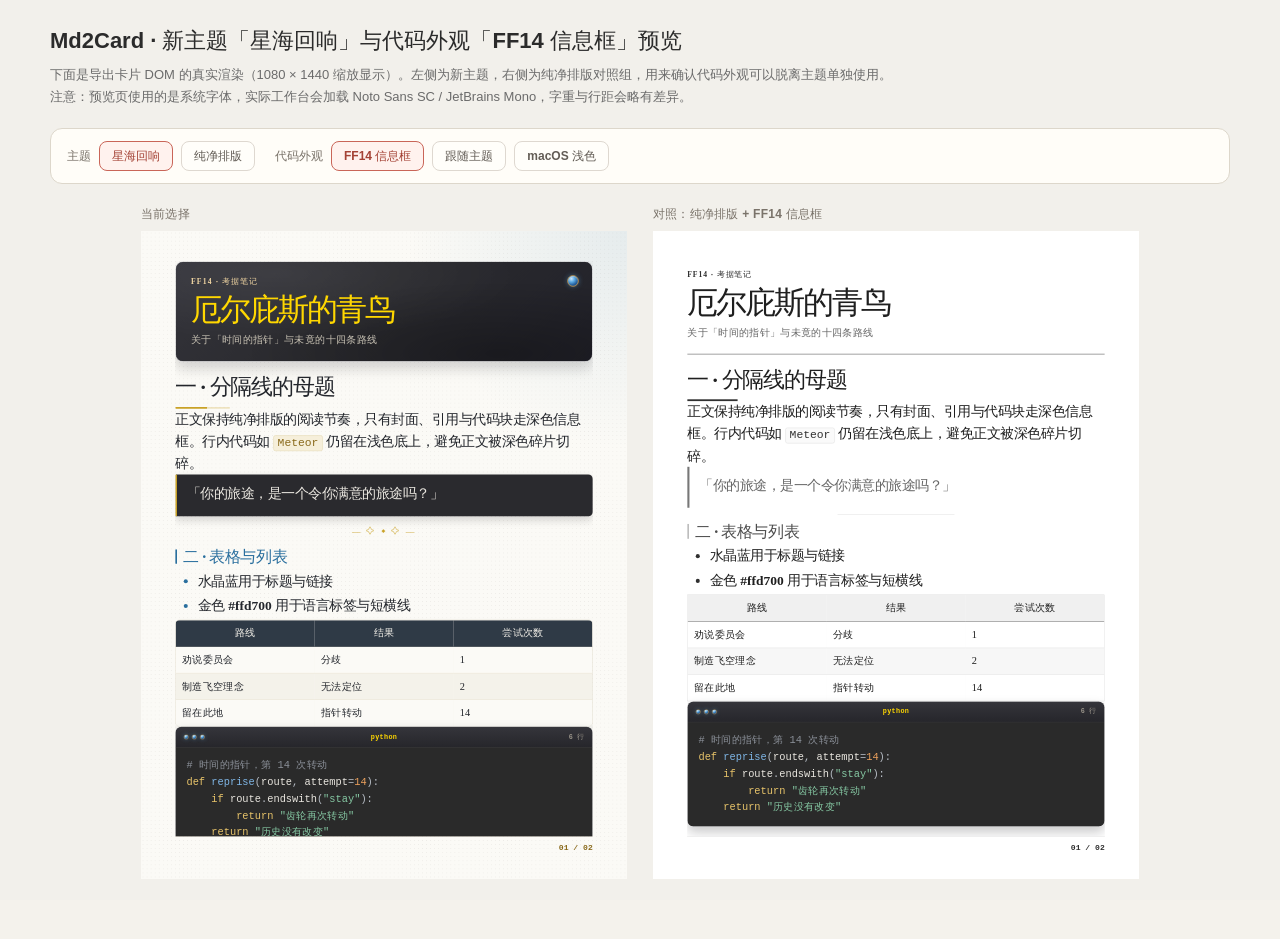
<file: preview-eorzea.html>
<!DOCTYPE html>
<html lang="zh-CN">
<head>
<meta charset="utf-8">
<title>Md2Card 新主题预览 · 星海回响</title>
<style>
/* ---- 预览页外壳（不属于导出卡片） ---- */
html, body { margin: 0; background: #f2f0eb; font-family: "Microsoft YaHei", "PingFang SC", sans-serif; }
.preview-shell { padding: 26px 30px 60px; }
.preview-head { max-width: 1180px; margin: 0 auto 20px; }
.preview-head h1 { margin: 0 0 8px; font-size: 22px; color: #2b2b2b; }
.preview-head p { margin: 0; font-size: 13px; line-height: 1.7; color: #6b6b6b; }
.preview-bar { display: flex; flex-wrap: wrap; gap: 10px 20px; align-items: center; max-width: 1180px; margin: 0 auto 22px; padding: 12px 16px; border: 1px solid #ddd7cb; border-radius: 12px; background: #fffdf8; }
.preview-bar .group { display: flex; align-items: center; gap: 8px; }
.preview-bar .label { font-size: 12px; font-weight: 700; color: #7a736a; }
.preview-bar button { min-height: 30px; padding: 0 12px; border: 1px solid #ded8d0; border-radius: 8px; background: #fffefa; color: #625c55; font-size: 12px; font-weight: 700; cursor: pointer; }
.preview-bar button.on { border-color: #c96558; background: #fff2ee; color: #a44235; }
.preview-stage { display: flex; flex-wrap: wrap; gap: 26px; justify-content: center; }
.preview-slot { width: 486px; }
.preview-slot > .holder { width: 486px; height: 648px; overflow: hidden; }
.preview-slot .card-page { transform: scale(.45); transform-origin: top left; box-shadow: 0 14px 34px rgba(40, 34, 26, .18); }
.preview-tag { margin: 0 0 8px; font-size: 12px; font-weight: 700; color: #7a736a; letter-spacing: .02em; }
</style>
<style>
/* ===== src\styles\app.css ===== */
:root {
  color: #252520;
  background: #f4f2ec;
  font-family: "Noto Sans SC Variable", "Noto Sans SC", "Microsoft YaHei", sans-serif;
  font-synthesis: none;
}

* { box-sizing: border-box; }
html, body, #app { min-width: 320px; height: 100%; margin: 0; overflow: hidden; }
button, textarea, input { font: inherit; }
button { cursor: pointer; }
button:disabled { cursor: not-allowed; opacity: .62; }
button:focus-visible, input:focus-visible, textarea:focus-visible, a:focus-visible { outline: 3px solid rgba(196, 69, 54, .72); outline-offset: 2px; }
.top-export-button:disabled, .dialog-submit:disabled { cursor: wait; }

.application-shell { height: 100%; display: flex; flex-direction: column; overflow: hidden; }
.topbar {
  flex: none; height: 64px; padding: 0 26px; display: flex; align-items: center; justify-content: space-between;
  background: rgba(255, 255, 252, .92); border-bottom: 1px solid #e5e0d8; position: relative; z-index: 10;
}
.brand { display: flex; align-items: center; gap: 9px; color: inherit; font-weight: 800; font-size: 18px; letter-spacing: -.02em; text-decoration: none; }
.brand-mark { width: 27px; height: 27px; display: grid; place-items: center; color: white; background: #df4d3f; border-radius: 8px; font-family: Georgia, serif; }
.brand small { padding-left: 8px; border-left: 1px solid #ddd7cf; color: #79746d; font-weight: 500; font-size: 12px; letter-spacing: 0; }
.privacy-note { color: #747069; font-size: 12px; }
.topbar-branding { display: flex; align-items: center; min-width: 0; gap: 20px; }
.workspace-site-nav { display: flex; align-items: center; gap: 14px; padding-left: 20px; border-left: 1px solid #ddd7cf; }
.workspace-site-nav a { padding: 5px 0; color: #6f655d; font-size: 12px; font-weight: 700; text-decoration: none; }
.workspace-site-nav a:hover { color: #a44235; text-decoration: underline; text-underline-offset: 3px; }
.topbar-actions { display: flex; align-items: center; gap: 10px; }
.github-link { width: 34px; height: 34px; display: grid; place-items: center; border: 1px solid #ded8d0; border-radius: 9px; color: #5e5851; background: #fffefa; }
.github-link svg { width: 18px; height: 18px; }
.github-link:hover { border-color: #d37a6e; color: #a44235; background: #fff3ef; }
.top-export-button { min-width: 116px; min-height: 35px; padding: 0 13px; border: 0; border-radius: 9px; color: #fff; background: #d84c3e; font-size: 12px; font-weight: 750; box-shadow: 0 3px 8px rgba(177, 55, 42, .16); }
.top-export-button:hover { background: #c94235; }

.workspace { --authoring-panel-width: 520px; flex: 1; min-height: 0; display: grid; grid-template-columns: minmax(420px, var(--authoring-panel-width)) 12px minmax(390px, 1fr); overflow: hidden; }
.authoring-panel { min-width: 0; min-height: 0; display: flex; flex-direction: column; background: #fffefa; }
.workspace-divider { position: relative; z-index: 2; cursor: col-resize; background: #e5e0d8; touch-action: none; }
.workspace-divider::after { content: ""; position: absolute; inset: 0; width: 3px; margin: auto; border-radius: 999px; background: #cfc7bd; opacity: 0; transition: opacity .15s ease, background .15s ease; }
.workspace-divider:hover::after { opacity: 1; background: #d55e50; }
body.is-resizing-panels, body.is-resizing-panels * { cursor: col-resize !important; user-select: none; }
.editor-panel, .settings-panel, .preview-panel { min-width: 0; }
.workbench-tabs { flex: none; display: grid; grid-template-columns: 1fr 1fr; gap: 6px; padding: 18px 18px 0; background: #fffefa; }
.workbench-tabs button { min-height: 34px; border: 1px solid #ded8d0; border-radius: 8px 8px 0 0; color: #655e57; background: #fbfaf7; font-size: 12px; font-weight: 700; }
.workbench-tabs button.selected { color: #a44235; border-color: #db776b; border-bottom-color: #fffefa; background: #fffefa; }
.workbench-pane { display: none; flex: 1; min-height: 0; }
.editor-panel.workbench-pane.is-active { display: flex; flex-direction: column; padding: 20px 22px 22px 26px; background: #fffefa; }
.settings-panel.workbench-pane.is-active { display: block; padding: 20px 26px 28px; overflow-y: auto; overscroll-behavior: contain; scrollbar-gutter: stable; background: #faf8f3; }
.preview-panel { min-height: 0; display: flex; flex-direction: column; padding: 24px clamp(18px, 2.5vw, 36px); overflow: hidden; background: #eeece5; container-type: inline-size; }
.panel-heading { display: flex; align-items: flex-start; justify-content: space-between; gap: 12px; margin-bottom: 18px; }
.panel-heading h1, .panel-heading h2 { margin: 2px 0 0; font-size: 19px; line-height: 1.3; letter-spacing: -.02em; }
.panel-heading.compact { margin-bottom: 21px; }
.eyebrow { display: block; color: #a15e4e; font-size: 10px; font-weight: 750; letter-spacing: .13em; text-transform: uppercase; }
.panel-heading-actions { display: flex; flex-wrap: wrap; justify-content: flex-end; gap: 7px; }
.file-button { padding: 8px 10px; border: 1px solid #ddd6ce; border-radius: 8px; color: #514c46; background: #fff; font-size: 12px; font-weight: 650; }
.file-button input { display: none; }
.recommended-file-button { color: #9d4539; border-color: #e5a69c; background: #fff6f3; }
.clear-article-button { min-height: 33px; padding: 0 10px; border: 1px solid #e1c5bd; border-radius: 8px; color: #925044; background: #fffaf8; font-size: 12px; font-weight: 700; }.clear-article-button:hover { border-color: #d1877b; color: #9e3f34; background: #fff3ef; }
.editor-drop-note { margin: -8px 0 12px; color: #938a80; font-size: 11px; line-height: 1.45; }
.article-name-control { display: grid; grid-template-columns: minmax(0, 1fr) auto; gap: 5px 8px; align-items: end; margin: -4px 0 13px; }.article-name-control label { display: grid; gap: 5px; color: #756e66; font-size: 11px; font-weight: 700; }.article-name-control input { width: 100%; min-width: 0; height: 32px; padding: 6px 9px; border: 1px solid #e0dad2; border-radius: 7px; outline-color: #df7867; color: #3f3a35; background: #fffefa; font-size: 12px; font-weight: 500; }.article-name-control input::placeholder { color: #aaa298; }.article-name-control button { height: 32px; padding: 0 9px; border: 1px solid #ded8d0; border-radius: 7px; color: #655e57; background: #fffefa; font-size: 11px; }.article-name-control small { grid-column: 1 / -1; color: #9a9289; font-size: 10px; }
.editor-drop-zone { position: relative; flex: 1; min-height: 0; border: 1px solid #e4ded5; border-radius: 12px; background: #fbfaf7; overflow: hidden; transition: .15s ease; }
.editor-drop-zone.is-dragging { outline: 3px solid rgba(223, 77, 63, .23); border-color: #df4d3f; }
.editor-drop-zone.is-dragging::after { content: "松开以导入 Markdown 或图片"; position: absolute; inset: 12px; z-index: 2; display: grid; place-items: center; border: 2px dashed #d65c4d; border-radius: 8px; color: #9f4034; background: rgba(255, 248, 244, .94); font-size: 13px; font-weight: 750; pointer-events: none; }
.editor-drop-zone textarea { display: block; width: 100%; height: 100%; min-height: 0; resize: none; border: 0; outline: 0; padding: 18px; background: transparent; color: #37332f; font-family: "SFMono-Regular", Consolas, "Liberation Mono", monospace; font-size: 13px; line-height: 1.72; tab-size: 2; }
.editor-hint { color: #817b73; font-size: 12px; line-height: 1.65; margin: 12px 1px 0; }
.editor-hint code { color: #a04e41; font-family: "SFMono-Regular", Consolas, monospace; }
.editor-resource-actions { display: inline-flex; flex-wrap: wrap; gap: 0 10px; margin-left: 8px; }
.inline-file-button { display: inline-block; color: #a24d40; font-weight: 700; text-decoration: underline; text-underline-offset: 2px; cursor: pointer; }.inline-file-button input { display: none; }.image-count { display: inline-block; color: #607a62; font-weight: 700; }
.image-manager-button { padding: 0; border: 0; color: #765247; background: transparent; font-size: inherit; font-weight: 700; text-decoration: underline; text-underline-offset: 2px; }
.image-resource-status { display: grid; gap: 5px; margin-top: 8px; padding: 7px 9px; border: 1px solid #e3ddd4; border-radius: 8px; background: #f8f6f1; font-size: 11px; line-height: 1.45; }
.image-resource-summary { display: flex; align-items: center; flex-wrap: wrap; gap: 4px 9px; color: #746d65; }
.image-resource-summary strong { color: #554e47; font-size: 11px; }.image-resource-summary .matched { color: #407254; font-weight: 700; }.image-resource-summary .missing { color: #b34a3e; font-weight: 700; }.image-resource-summary .ambiguous { color: #9b6a30; font-weight: 700; }
.image-binding-details summary { color: #8f4c40; font-weight: 700; cursor: pointer; }.image-binding-details ul { max-height: 92px; margin: 5px 0 0; padding-left: 17px; overflow: auto; }.image-binding-details code { color: #755448; font-family: "SFMono-Regular", Consolas, monospace; }

fieldset { padding: 0 0 19px; margin: 0 0 18px; border: 0; border-bottom: 1px solid #e5e0d8; }
legend { margin-bottom: 10px; color: #514c46; font-size: 12px; font-weight: 750; }
.segmented { display: grid; grid-template-columns: 1fr 1fr; gap: 5px; }
.segmented button, .density-choices button { min-height: 37px; padding: 6px 5px; border: 1px solid #ded8d0; border-radius: 8px; color: #625c55; background: #fffefa; font-size: 11px; line-height: 1.2; transition: transform .16s ease, border-color .16s ease, box-shadow .16s ease, background .16s ease; }
.segmented small { font-size: 10px; color: #8b857d; }
.segmented button.selected, .density-choices button.selected { color: #a44235; border-color: #db776b; background: #fff2ee; font-weight: 750; }
.segmented button:hover:not(.selected), .density-choices button:hover:not(.selected) { border-color: #c9bdb2; background: #fffdf9; box-shadow: 0 3px 8px rgba(70, 58, 47, .08); transform: translateY(-1px); }
.density-choices { display: grid; gap: 6px; }
.density-choices button { text-align: left; padding-left: 10px; }
.secondary-button { width: 100%; min-height: 32px; margin-top: 12px; border: 1px solid #ded8d0; border-radius: 8px; color: #655e57; background: #fffefa; font-size: 11px; font-weight: 650; }
.range-label { display: grid; grid-template-columns: 1fr auto; row-gap: 6px; margin: 0; padding: 10px 11px; border: 1px solid #e3ddd5; border-radius: 10px; color: #625c55; background: #fffefa; font-size: 11px; }
.range-label output { color: #a04e41; font-weight: 700; }
.range-label input { grid-column: 1 / -1; width: 100%; accent-color: #df4d3f; }
.field-help { margin: -1px 0 9px; color: #8a8178; font-size: 11px; line-height: 1.55; }
.check-label { display: flex; align-items: center; gap: 7px; margin-top: 13px; color: #625c55; font-size: 11px; }
.check-label input { accent-color: #df4d3f; }
.density-preset-choices { grid-template-columns: repeat(3, minmax(0, 1fr)); gap: 5px; }
.density-preset-choices button { min-height: 34px; padding: 5px 3px; text-align: center; }
.density-custom-state { display: flex; align-items: center; justify-content: space-between; gap: 12px; margin-top: 10px; color: #8a6258; font-size: 11px; line-height: 1.45; }
.density-custom-state .secondary-button { width: auto; min-width: 116px; margin: 0; }
.settings-category-nav { display: grid; grid-template-columns: repeat(4, minmax(0, 1fr)); gap: 3px; margin: 0 0 20px; padding: 4px; border: 1px solid #e5dfd7; border-radius: 11px; background: #f1eee8; box-shadow: inset 0 1px 0 rgba(255, 255, 255, .65); }
.settings-category-nav button { position: relative; min-height: 42px; padding: 7px 5px 9px; border: 1px solid transparent; border-radius: 7px; color: #756d64; background: transparent; text-align: center; font-size: 12px; font-weight: 750; transition: transform .16s ease, border-color .16s ease, box-shadow .16s ease, background .16s ease, color .16s ease; }
.settings-category-nav button::after { content: ""; position: absolute; right: 16px; bottom: 3px; left: 16px; height: 2px; border-radius: 2px; background: transparent; transition: background .16s ease, right .16s ease, left .16s ease; }
.settings-category-nav button:hover:not(.selected) { color: #514b45; background: rgba(255, 254, 250, .75); box-shadow: 0 2px 6px rgba(70, 58, 47, .07); transform: translateY(-1px); }
.settings-category-nav button.selected { color: #a44235; border-color: #f0d3cc; background: #fffdfa; box-shadow: 0 2px 7px rgba(88, 63, 51, .09); }
.settings-category-nav button.selected::after { right: 13px; left: 13px; background: #df5c4d; }
.settings-category-content { padding: 17px 0 18px; border-top: 1px solid #e5e0d8; border-bottom: 1px solid #e5e0d8; }
.settings-category-content h3, .settings-category-content h4 { margin: 0; color: #514c46; font-size: 13px; line-height: 1.35; }
.settings-category-content h4 { margin-top: 24px; font-size: 12px; }
.settings-category-content .field-help { margin-top: 7px; }
.settings-category-content .secondary-button { max-width: 210px; }
.setting-control-grid { display: grid; grid-template-columns: repeat(auto-fit, minmax(min(100%, 210px), 1fr)); gap: 11px; margin-top: 12px; }

.export-dialog-backdrop { position: fixed; inset: 0; z-index: 30; display: grid; place-items: center; padding: 24px; background: rgba(48, 43, 37, .38); backdrop-filter: blur(3px); }
.export-dialog { width: min(560px, 100%); max-height: min(780px, calc(100dvh - 48px)); overflow: auto; padding: 25px; border: 1px solid #e5ddd3; border-radius: 16px; color: #45403a; background: #fffefa; box-shadow: 0 24px 80px rgba(42, 35, 29, .28); }
.export-dialog-header { display: flex; align-items: flex-start; justify-content: space-between; gap: 16px; }
.export-dialog-header h2 { margin: 2px 0 0; color: #302c27; font-size: 22px; letter-spacing: -.025em; }
.dialog-close { width: 32px; height: 32px; flex: none; border: 1px solid #ded8d0; border-radius: 8px; color: #736b62; background: #fffefa; font-size: 23px; font-weight: 400; line-height: 1; }
.export-summary { margin: 16px 0 20px; color: #837a71; font-size: 13px; }
.export-quality h3, .export-preflight h3 { margin: 0 0 9px; color: #514c46; font-size: 13px; }
.export-quality { display: grid; gap: 9px; }
.export-quality-option { display: grid; gap: 4px; width: 100%; padding: 14px 15px; border: 1px solid #ded8d0; border-radius: 11px; color: #5a544d; background: #fbfaf7; text-align: left; }
.export-quality-option strong { color: #37322d; font-size: 14px; }
.export-quality-option strong em { margin-left: 7px; padding: 2px 6px; border-radius: 99px; color: #a44235; background: #fde9e3; font-size: 10px; font-style: normal; }
.export-quality-option span { color: #a04e41; font-size: 12px; font-weight: 700; }
.export-quality-option small { color: #847b72; font-size: 11px; line-height: 1.45; }
.export-quality-option.selected { border-color: #dc776b; background: #fff3ef; box-shadow: inset 0 0 0 1px rgba(220, 119, 107, .12); }
.export-preflight { margin-top: 20px; padding: 13px 14px; border: 1px solid #e5dfd7; border-radius: 10px; background: #faf8f3; }
.export-preflight p { margin: 0; color: #776f66; font-size: 12px; line-height: 1.5; }
.export-preflight.checking { border-color: #e4d6b7; background: #fffaf0; }
.export-preflight.ready { border-color: #c9dfcf; background: #f3faf4; }
.export-preflight.ready p { color: #34704d; }
.export-preflight.error { border-color: #edc1b8; background: #fff3f0; }
.export-preflight.error p { color: #aa493b; }
.export-preflight .secondary-button { width: auto; min-width: 96px; margin-top: 10px; }
.export-caution { margin: 15px 0 0; padding: 10px 12px; border-radius: 9px; color: #95623b; background: #fff5e8; font-size: 11px; line-height: 1.5; }
.export-dialog-message { margin: 13px 0 0; font-size: 12px; line-height: 1.45; }.export-dialog-message.running { color: #6e655c; }.export-dialog-message.done { color: #2c7651; }.export-dialog-message.error { color: #bd382e; }
.export-dialog-footer { display: flex; justify-content: flex-end; gap: 9px; margin-top: 22px; }
.dialog-cancel, .dialog-submit { min-height: 37px; padding: 0 15px; border-radius: 9px; font-size: 12px; font-weight: 750; }
.dialog-cancel { border: 1px solid #ded8d0; color: #625c55; background: #fffefa; }
.dialog-submit { min-width: 108px; border: 0; color: #fff; background: #d84c3e; }
.dialog-submit:disabled { color: #a29a91; background: #ded9d1; }

.image-manager-dialog { width: min(1040px, 100%); max-height: min(820px, calc(100dvh - 48px)); overflow: auto; padding: 25px; border: 1px solid #e5ddd3; border-radius: 16px; color: #45403a; background: #fffefa; box-shadow: 0 24px 80px rgba(42, 35, 29, .28); }
.image-manager-summary { margin: 16px 0; color: #7d746b; font-size: 12px; line-height: 1.5; }
.image-manager-list { display: grid; gap: 9px; }
.image-manager-item { display: grid; grid-template-columns: 82px minmax(0, 1fr) auto; align-items: center; gap: 12px; min-height: 82px; padding: 9px; border: 1px solid #e4ded5; border-radius: 10px; background: #faf8f4; }
.image-manager-thumbnail { width: 82px; height: 62px; display: grid; place-items: center; overflow: hidden; border: 1px solid #e5e0d8; border-radius: 7px; color: #8b8279; background: #f0ede8; font-size: 10px; }
.image-manager-thumbnail img { display: block; width: 100%; height: 100%; object-fit: contain; }
.image-manager-thumbnail.compact { width: 58px; height: 46px; }
.image-manager-meta { min-width: 0; display: grid; gap: 5px; }.image-manager-meta strong, .image-manager-meta code { overflow: hidden; text-overflow: ellipsis; white-space: nowrap; }.image-manager-meta strong { color: #403a35; font-size: 12px; }.image-manager-meta code { color: #82796f; font-family: "SFMono-Regular", Consolas, monospace; font-size: 10px; }
.image-manager-used-count, .image-manager-unused-count { font-size: 10px; font-weight: 700; }.image-manager-used-count { color: #4c7657; }.image-manager-unused-count { color: #a06537; }
.image-manager-item-actions { display: flex; flex-wrap: wrap; justify-content: flex-end; gap: 6px; }.image-manager-remove, .image-manager-use { min-height: 31px; padding: 0 10px; border-radius: 7px; font-size: 11px; font-weight: 700; }.image-manager-remove { border: 1px solid #e4b2a8; color: #a74438; background: #fff5f2; }.image-manager-use { border: 1px solid #b7d8c1; color: #2e7048; background: #edf8f0; }
.image-manager-empty { padding: 20px; border: 1px dashed #d9c9bd; border-radius: 10px; color: #766c62; background: #faf8f4; font-size: 12px; line-height: 1.6; }
.image-manager-footer { display: flex; justify-content: space-between; gap: 9px; margin-top: 18px; }.image-manager-footer-actions { display: flex; flex-wrap: wrap; justify-content: flex-end; gap: 8px; }.image-manager-clear { min-height: 37px; padding: 0 15px; border: 1px solid #e4b2a8; border-radius: 9px; color: #a74438; background: #fff5f2; font-size: 12px; font-weight: 750; }
.image-manager-workspace { display: grid; grid-template-columns: minmax(0, 1.14fr) minmax(280px, .86fr); gap: 18px; }.image-manager-pane { min-width: 0; }.files-pane { padding-left: 18px; border-left: 1px solid #e5ded5; }.image-manager-pane-header { display: flex; align-items: center; justify-content: space-between; gap: 9px; margin-bottom: 10px; padding-bottom: 9px; border-bottom: 1px solid #e9e3db; }.image-manager-pane-header h3 { margin: 0; color: #4b443d; font-size: 13px; }.image-manager-pane-header span { min-width: 22px; padding: 3px 7px; border-radius: 999px; color: #766d64; background: #eee9e1; font-size: 10px; font-weight: 750; text-align: center; }.image-manager-notice { margin: -3px 0 12px; padding: 8px 10px; border: 1px solid #d8e5d9; border-radius: 8px; color: #39704c; background: #f0f8f1; font-size: 11px; line-height: 1.5; }.image-manager-notice.error { border-color: #e4b7ad; color: #a74438; background: #fff3f0; }.image-manager-selection { display: flex; align-items: center; flex-wrap: wrap; gap: 6px 9px; margin: -3px 0 12px; color: #756b61; font-size: 11px; line-height: 1.5; }.image-manager-selection code { max-width: min(100%, 380px); overflow: hidden; color: #7f5046; font-family: "SFMono-Regular", Consolas, monospace; text-overflow: ellipsis; white-space: nowrap; }
.image-manager-reference-list { display: grid; gap: 10px; }.image-reference-item { display: grid; gap: 10px; padding: 12px; border: 1px solid #e3ddd5; border-radius: 10px; background: #faf8f4; }.image-reference-item.selected { border-color: #d78276; box-shadow: inset 0 0 0 1px rgba(215, 91, 76, .14); }.image-reference-item.missing { border-color: #e7b9af; background: #fff9f7; }.image-reference-item.ambiguous { border-color: #e6ceaa; background: #fffbf3; }
.image-reference-header { min-width: 0; }.image-reference-select { display: flex; align-items: center; width: 100%; min-width: 0; gap: 8px; padding: 0; border: 0; color: inherit; background: transparent; text-align: left; }.image-reference-select code { min-width: 0; overflow: hidden; color: #645c53; font-family: "SFMono-Regular", Consolas, monospace; font-size: 11px; text-overflow: ellipsis; white-space: nowrap; }.image-resolution-state { flex: none; padding: 3px 7px; border-radius: 999px; font-size: 10px; font-weight: 750; }.image-resolution-state.matched { color: #34704d; background: #e8f4ea; }.image-resolution-state.missing { color: #a74438; background: #ffece7; }.image-resolution-state.ambiguous { color: #966128; background: #fff0d6; }
.image-reference-bound { display: flex; align-items: center; min-width: 0; gap: 9px; }.image-reference-explanation { color: #786f65; font-size: 11px; line-height: 1.55; }.image-reference-actions { display: flex; align-items: center; flex-wrap: wrap; gap: 9px; }.compact-button { width: auto; min-height: 31px; margin: 0; padding: 0 10px; }.text-button { padding: 0; border: 0; color: #925044; background: transparent; font-size: 11px; font-weight: 750; text-decoration: underline; text-underline-offset: 2px; }
.image-candidate-list { display: flex; flex-wrap: wrap; gap: 8px; }.image-candidate { display: grid; grid-template-columns: 42px auto; align-items: center; gap: 7px; min-width: 0; padding: 4px 8px 4px 4px; border: 1px solid #e2d5bc; border-radius: 7px; color: #805b31; background: #fffefa; font-size: 10px; font-weight: 750; text-align: left; }.image-candidate img, .image-candidate > span:first-child { width: 42px; height: 32px; object-fit: contain; border-radius: 4px; background: #f1ebe2; }.image-candidate > span:first-child { display: grid; place-items: center; color: #887b6b; }.image-candidate:hover { border-color: #c88b4c; background: #fff6e9; }
.image-manager-import-actions { display: flex; flex-wrap: wrap; gap: 8px; margin: 0 0 6px; }.image-manager-import-actions .file-button { padding: 7px 10px; color: #765247; background: #fff9f5; }.image-manager-import-actions .file-button:first-child { color: #9d4539; border-color: #e5a69c; background: #fff3ef; }.image-manager-import-help { margin: 0 0 13px; color: #7a7168; font-size: 11px; line-height: 1.5; }.image-manager-import-help code { color: #815247; font-family: "SFMono-Regular", Consolas, monospace; }
.markdown-asset-dialog { width: min(610px, 100%); }.markdown-asset-summary { margin: 16px 0 12px; color: #746b62; font-size: 12px; line-height: 1.7; }.markdown-asset-summary strong { color: #403a35; }.markdown-asset-summary code, .markdown-asset-reference-list code { color: #875044; font-family: "SFMono-Regular", Consolas, monospace; font-size: .95em; }.markdown-asset-reference-list { padding: 10px 11px; border: 1px solid #e5ddd3; border-radius: 9px; background: #faf8f4; }.markdown-asset-reference-list summary { color: #79574a; font-size: 11px; font-weight: 750; cursor: pointer; }.markdown-asset-reference-list ul { max-height: 130px; margin: 8px 0 0; padding-left: 17px; overflow: auto; }.markdown-asset-reference-list li { margin: 4px 0; color: #756b61; font-size: 11px; }.markdown-asset-error { margin: 10px 0 0; padding: 8px 10px; border: 1px solid #e5b6ad; border-radius: 8px; color: #a74438; background: #fff3f0; font-size: 11px; line-height: 1.5; }.markdown-asset-privacy-note { margin: 11px 0 0; color: #5f8068; font-size: 11px; line-height: 1.55; }.markdown-asset-submit { min-width: 158px; }
.visually-hidden { position: absolute; width: 1px; height: 1px; padding: 0; margin: -1px; overflow: hidden; clip: rect(0, 0, 0, 0); white-space: nowrap; border: 0; }

.preview-heading { flex: none; align-items: center; }.preview-heading h2 { max-width: 520px; overflow: hidden; text-overflow: ellipsis; white-space: nowrap; }
.preview-toolbar { display: flex; align-items: center; justify-content: flex-end; flex-wrap: wrap; gap: 10px; }
.preview-zoom-control { display: grid; grid-template-columns: auto auto; align-items: center; gap: 2px 7px; color: #6f665d; font-size: 11px; font-weight: 700; }
.preview-zoom-control output { color: #a04e41; }
.preview-zoom-control input { grid-column: 1 / -1; width: 138px; margin: 0; accent-color: #df4d3f; }
.page-badge { flex: none; padding: 7px 9px; border-radius: 999px; color: #6f665d; background: #ded9cf; font-size: 11px; font-weight: 650; }
.preview-diagnostic { flex: none; min-height: 29px; padding: 0 9px; border: 1px solid #e8b5aa; border-radius: 999px; color: #a44235; background: #fff1ed; font-size: 11px; font-weight: 750; }
.preview-diagnostic.error { border-color: #d9786a; color: #9f3328; background: #ffebe7; }
.preview-scroll { flex: 1; min-height: 0; overflow: auto; overscroll-behavior: contain; scrollbar-gutter: stable; padding: 6px 18px 28px; display: grid; grid-template-columns: repeat(auto-fit, minmax(min(100%, var(--preview-card-width)), var(--preview-card-width))); justify-content: center; justify-items: center; align-content: start; gap: 30px; }
.preview-frame { position: relative; width: var(--preview-card-width); height: var(--preview-card-height); flex: none; filter: drop-shadow(0 12px 18px rgba(57, 48, 40, .14)); }
.preview-scale { position: absolute; inset: 0 auto auto 0; width: 1080px; transform: scale(var(--preview-scale)); transform-origin: top left; }

/* The card and MeasureStage deliberately share every content metric. */
.card-page, .measure-stage {
  --body-size: 30px; --body-line-height: 1.62; --block-gap: 16px; --heading-2: 48px; --heading-3: 36px; --code-size: 23px;
  color: #292722; font-family: "Noto Sans SC Variable", "Noto Sans SC", "Microsoft YaHei", sans-serif; font-size: var(--body-size); line-height: var(--body-line-height); overflow-wrap: anywhere;
}
.density-relaxed { --body-size: 32px; --body-line-height: 1.68; --block-gap: 21px; --heading-2: 50px; --heading-3: 38px; --code-size: 24px; }
.density-balanced { --body-size: 30px; --body-line-height: 1.62; --block-gap: 16px; --heading-2: 48px; --heading-3: 36px; --code-size: 23px; }
.density-compact { --body-size: 27px; --body-line-height: 1.54; --block-gap: 11px; --heading-2: 43px; --heading-3: 32px; --code-size: 21px; }
.card-page { width: 1080px; height: var(--card-height); padding: var(--card-top-padding) var(--card-horizontal-padding) var(--card-bottom-padding); display: flex; flex-direction: column; background: #fbfaf7; background-image: radial-gradient(circle at 100% 0%, rgba(242, 218, 192, .28), transparent 25%), linear-gradient(145deg, rgba(255,255,255,.7), transparent 46%); }
.card-content { flex: 1; min-height: 0; overflow: hidden; padding-top: 0; }
.card-footer { flex: none; min-height: 35px; padding-top: 14px; display: flex; justify-content: flex-end; align-items: center; border-top: 1px solid #e9e1d5; color: #91897e; font-size: 18px; line-height: 1; overflow: hidden; white-space: nowrap; }
.page-number { color: #625a52; font-family: ui-monospace, "SFMono-Regular", Consolas, monospace; font-weight: 700; }
.card-fragment + .card-fragment { margin-top: 0; }
.continuation-label { display: inline-block; margin: 0 0 9px; padding: 3px 9px; border-radius: 999px; color: #9a5648; background: #f7e9e3; font-size: 18px; font-weight: 700; line-height: 1.35; }
.content-block { margin: 0; }
.content-block p { margin: 0; }.content-block strong { font-weight: 760; color: #171613; }.content-block em { color: #5d544b; }.content-block a { color: #a34235; text-decoration-color: rgba(163,66,53,.38); text-underline-offset: .16em; }
.heading { margin: 0; color: #24211d; letter-spacing: -.035em; }.heading.depth-2 { padding: 0 0 13px; border-bottom: 3px solid #d75a49; font-size: var(--heading-2); line-height: 1.27; }.heading.depth-3 { font-size: var(--heading-3); line-height: 1.35; }.heading.depth-4, .heading.depth-5, .heading.depth-6 { font-size: 30px; line-height: 1.42; }
.inline-code { padding: .08em .34em; border-radius: .25em; color: #a03d33; background: #f1eae4; font-family: "SFMono-Regular", Consolas, monospace; font-size: .84em; overflow-wrap: anywhere; }
.inline-math { color: #28231f; white-space: normal; }.inline-math .katex { font-size: 1.03em; }
.markdown-list { margin: 0; padding-left: 1.45em; }.markdown-list li { padding-left: .18em; margin: .18em 0; }.markdown-list li::marker { color: #d45242; font-weight: 800; }.markdown-list .content-block { margin-bottom: .20em; }.markdown-list .content-block > p { display: inline; }
blockquote { margin: 0; padding: 15px 20px; border-left: 7px solid #df7867; border-radius: 0 13px 13px 0; color: #554e46; background: #f6f0e9; } blockquote .content-block { margin-bottom: 8px; }
hr { width: 36%; height: 2px; margin: 8px auto; border: 0; background: #d6c9ba; }

.code-card { overflow: hidden; border: 1px solid #dfdfdb; border-radius: 15px; background: #f4f5f3; box-shadow: inset 0 1px 0 rgba(255,255,255,.8); }
.code-toolbar { height: 38px; padding: 0 15px; display: flex; align-items: center; justify-content: space-between; color: #6f746e; background: #e9ece8; font-family: ui-monospace, "SFMono-Regular", Consolas, monospace; font-size: 16px; font-weight: 650; }
.code-card pre { position: relative; margin: 0; padding: 18px 20px; color: #2e3430; font-family: "SFMono-Regular", Consolas, "Liberation Mono", monospace; font-size: var(--code-size); line-height: 1.52; white-space: pre-wrap; tab-size: 2; word-break: break-word; }.code-card code { font-family: inherit; }.code-lines { padding-left: 56px !important; }.code-line-list { margin: 0; padding: 0 0 0 1.15em; }.code-line-list li { padding-left: .65em; }.code-line-list li::marker { color: #a3aaa2; font-size: .75em; }
.token.comment, .token.prolog, .token.doctype, .token.cdata { color: #82907c; }.token.punctuation { color: #6d746f; }.token.property, .token.tag, .token.constant, .token.symbol, .token.deleted { color: #b34b47; }.token.boolean, .token.number { color: #a05c26; }.token.selector, .token.attr-name, .token.string, .token.char, .token.builtin, .token.inserted { color: #457d53; }.token.operator, .token.entity, .token.url, .language-css .token.string { color: #706758; }.token.atrule, .token.attr-value, .token.keyword { color: #8059a4; }.token.function, .token.class-name { color: #276c87; }

.table-frame { --table-font-size: 23px; width: 100%; overflow: hidden; border: 1px solid #d9d4cc; border-radius: 13px; background: #fffefa; font-size: var(--table-font-size); line-height: 1.45; }
.table-frame table { width: 100%; border-collapse: collapse; table-layout: fixed; }.table-frame th, .table-frame td { padding: 11px 12px; vertical-align: top; overflow-wrap: anywhere; word-break: break-word; border-right: 1px solid #e5e0d8; border-bottom: 1px solid #e5e0d8; }.table-frame th:last-child, .table-frame td:last-child { border-right: 0; }.table-frame tr:last-child td { border-bottom: 0; }.table-frame th { color: #563b35; background: #f4e8de; font-weight: 760; }.table-frame tbody tr:nth-child(even) { background: #fcfaf5; }
.table-card { margin: 0; }.table-card figcaption { margin: 13px 3px 1px; padding: 11px 3px 0; border-top: 1px solid color-mix(in srgb, currentColor 22%, transparent); color: #756d64; font-size: 18px; font-weight: 500; line-height: 1.55; text-align: left; }
.math-display { width: 100%; padding: 13px 14px; overflow: visible; color: #201d1a; background: #fbf8f4; border-radius: 12px; text-align: center; zoom: var(--math-scale, 1); }.math-display .katex-display { margin: 0; white-space: normal; }.math-display .katex { font-size: 1.16em; white-space: normal; }
.image-card { width: 100%; margin: 0; padding: 12px; border: 1px solid #e1dbd2; border-radius: 15px; background: #f8f6f1; text-align: center; }.image-card img { display: block; width: 100%; max-height: var(--image-max-height, 760px); object-fit: contain; border-radius: 9px; background: #efede7; }.image-card figcaption { margin: 13px 3px 1px; padding: 11px 3px 0; border-top: 1px solid color-mix(in srgb, currentColor 22%, transparent); color: #756d64; font-size: 18px; font-weight: 500; line-height: 1.55; text-align: left; }
.image-missing { padding: 20px; border: 1px dashed #d69786; border-radius: 12px; color: #9a574a; background: #fff5f1; font-size: 23px; line-height: 1.5; }.image-missing code { padding: .1em .3em; border-radius: .25em; background: rgba(201,100,83,.12); font-family: ui-monospace, Consolas, monospace; }

.measure-stage { position: fixed; top: 0; left: -20000px; width: 928px; padding: 0; pointer-events: none; opacity: 0; }.measure-block { margin: 0; }.measure-block + .measure-block { margin-top: 0; }

@media (max-width: 1180px) { .preview-panel { padding-left: 22px; padding-right: 22px; } }
@container (max-width: 520px) {
  .preview-heading { align-items: flex-start; flex-direction: column; }
  .preview-heading h2 { max-width: 100%; }
  .preview-toolbar { width: 100%; justify-content: space-between; }
}

/* Global application appearance is intentionally separate from exported-card themes. */
.theme-segmented { display: inline-flex; align-items: center; gap: 2px; padding: 3px; border: 1px solid #ded8d0; border-radius: 9px; background: #fffefa; }
.theme-segmented button { min-height: 27px; padding: 0 8px; border: 0; border-radius: 6px; color: #70685f; background: transparent; font-size: 11px; font-weight: 700; white-space: nowrap; }
.theme-segmented button:hover { color: #a44235; background: #fff5f1; }
.theme-segmented button.selected { color: #a44235; background: #fff0ec; font-weight: 800; }
.theme-short { display: none; }
.mobile-workspace-tabs { display: none; }
.preview-fit-button { min-height: 28px; padding: 0 8px; border: 1px solid #d8d1c8; border-radius: 7px; color: #655e57; background: rgba(255, 254, 250, .78); font-size: 11px; font-weight: 700; }
.preview-fit-button:hover { color: #a44235; border-color: #d37a6e; }

.card-theme-grid { display: grid; grid-template-columns: repeat(2, minmax(0, 1fr)); gap: 12px; margin-top: 13px; }
.card-theme-option { min-height: 144px; padding: 9px; display: grid; grid-template-columns: 1fr; grid-template-rows: 74px auto auto; align-content: start; gap: 6px; overflow: hidden; border: 1px solid #d8d1c8; border-radius: 12px; color: #625c55; background: #fcfbf8; text-align: left; transition: transform .18s ease, border-color .18s ease, box-shadow .18s ease, background .18s ease; }
.card-theme-option .card-theme-swatch { width: 100%; height: 74px; border: 1px solid rgba(43, 37, 31, .11); border-radius: 8px; background: #fbfaf7; box-shadow: inset 0 1px 0 rgba(255, 255, 255, .65); }
.card-theme-option strong { color: #3f3a34; font-size: 12px; line-height: 1.25; }
.card-theme-option small { color: #817970; font-size: 10px; line-height: 1.3; }
.card-theme-option:hover { border-color: #bcae9f; box-shadow: 0 9px 18px rgba(67, 56, 45, .12); transform: translateY(-2px); }
.card-theme-option.selected { border-color: #c96558; background: #fff9f6; box-shadow: inset 0 0 0 1px rgba(201, 101, 88, .25), 0 7px 16px rgba(177, 71, 58, .12); }
.card-theme-option.selected:hover { box-shadow: inset 0 0 0 1px rgba(201, 101, 88, .3), 0 11px 22px rgba(177, 71, 58, .16); }
.card-theme-option.theme-editorial .card-theme-swatch { background: linear-gradient(135deg, #F4F3EF 0 64%, #272725 64%); }
.card-theme-option.theme-notebook .card-theme-swatch { background: radial-gradient(circle at 100% 0%, rgba(190, 125, 79, .45), transparent 40%), #F4E8D9; }
.card-theme-option.theme-research .card-theme-swatch { background-color: #EAF2F4; background-image: linear-gradient(rgba(75, 121, 140, .2) 1px, transparent 1px), linear-gradient(90deg, rgba(75, 121, 140, .2) 1px, transparent 1px); background-size: 7px 7px; }
.cover-mode-control { grid-template-columns: repeat(3, minmax(0, 1fr)); margin-top: 11px; }
.cover-title-source { display: flex; align-items: baseline; flex-wrap: wrap; gap: 4px 7px; margin: 11px 0 0; color: #756d64; font-size: 11px; line-height: 1.45; }
.cover-title-source strong { max-width: 100%; overflow: hidden; color: #4d4740; text-overflow: ellipsis; white-space: nowrap; }
.cover-title-source button { padding: 0; border: 0; color: #a24d40; background: transparent; font-size: inherit; font-weight: 750; text-decoration: underline; text-underline-offset: 2px; }
.cover-copy-fields { display: grid; gap: 9px; margin-top: 11px; }
.text-field { display: grid; gap: 5px; color: #625c55; font-size: 11px; font-weight: 700; }
.text-field input { width: 100%; height: 33px; padding: 6px 9px; border: 1px solid #e0dad2; border-radius: 7px; outline-color: #df7867; color: #3f3a35; background: #fffefa; font-size: 12px; font-weight: 500; }
.text-field input::placeholder { color: #aaa298; }

/* First-card cover. The same component is rendered in MeasureStage, so its height participates in PagePlan. */
.card-page, .measure-stage { --cover-panel: #f6eee7; --cover-border: #e5cec0; --cover-title: #2f2924; --cover-kicker: #9a5144; --cover-subtitle: #665c53; --cover-accent: #d75a49; }
.card-cover { position: relative; display: grid; align-content: center; gap: 12px; min-height: 190px; margin: 0 0 26px; padding: 28px 32px 30px; overflow: hidden; border: 1px solid var(--cover-border); border-radius: 19px; color: var(--cover-title); background: var(--cover-panel); }
.card-cover-decoration { position: absolute; right: -50px; top: -64px; width: 215px; height: 215px; border: 30px solid color-mix(in srgb, var(--cover-accent) 18%, transparent); border-radius: 50%; pointer-events: none; }
.card-cover-kicker { position: relative; margin: 0; color: var(--cover-kicker); font-size: 18px; font-weight: 800; letter-spacing: .14em; text-transform: uppercase; }
.card-cover-title { position: relative; max-width: 92%; margin: 0; color: var(--cover-title); font-size: 68px; line-height: 1.16; letter-spacing: -.045em; overflow-wrap: break-word; text-wrap: balance; }
.card-cover.cover-title-long .card-cover-title { font-size: 60px; }.card-cover.cover-title-xlong .card-cover-title { font-size: 52px; }
.card-cover-subtitle { position: relative; max-width: 88%; margin: 0; color: var(--cover-subtitle); font-size: 23px; line-height: 1.5; }
.card-content.cover-only { display: flex; }
.card-content.cover-only .card-cover { flex: 1; min-height: 100%; margin: 0; padding: 72px 56px; align-content: center; }
.card-content.cover-only .card-cover-title { max-width: 88%; font-size: 82px; }
.card-content.cover-only .card-cover.cover-title-long .card-cover-title { font-size: 74px; }.card-content.cover-only .card-cover.cover-title-xlong .card-cover-title { font-size: 66px; }
.card-content.cover-only .card-cover-subtitle { font-size: 27px; }
.measure-cover { display: flow-root; }

/* Three curated export themes. Each changes a complete visual grammar, not just colors. */
.theme-editorial { --cover-panel: transparent; --cover-border: #20201D; --cover-title: #1C1C19; --cover-kicker: #5D5B54; --cover-subtitle: #65635D; --cover-accent: #20201D; }
.card-page.theme-editorial { color: #1C1C19; background: radial-gradient(circle at 100% 0%, rgba(34, 34, 31, .04), transparent 24%), repeating-linear-gradient(0deg, rgba(35, 35, 31, .012) 0 1px, transparent 1px 7px), #F4F3EF; }.theme-editorial .card-cover { min-height: 210px; padding: 20px 0 25px 30px; border-width: 0 0 1px 5px; border-radius: 0; background: transparent; }.theme-editorial .card-cover-decoration { right: 0; top: 0; width: 52px; height: 52px; border: 0; border-radius: 0; background: #20201D; opacity: .11; }.theme-editorial .card-cover-title { max-width: 94%; font-size: 72px; font-weight: 620; letter-spacing: -.055em; }.theme-editorial .card-cover-kicker { font-size: 17px; letter-spacing: .17em; }.theme-editorial .card-cover-subtitle { max-width: 76%; font-size: 22px; }.theme-editorial .card-content.cover-only .card-cover { min-height: 100%; padding: 54px 0 54px 42px; border-width: 0 0 1px 7px; }.theme-editorial .card-footer { border-color: #BBB9B1; color: #7B7972; }.theme-editorial .page-number { color: #30302D; font-family: Georgia, serif; }.theme-editorial .continuation-label { color: #F4F3EF; background: #252523; border-radius: 0; }.theme-editorial .content-block strong, .theme-editorial .heading { color: #181817; }.theme-editorial .content-block em { color: #67655E; }.theme-editorial .content-block a { color: #181817; text-decoration-color: #181817; }.theme-editorial .heading.depth-2 { padding: 0 0 15px; border-color: #20201D; border-width: 2px; }.theme-editorial .heading.depth-3 { padding-left: 18px; border-left: 4px solid #20201D; }.theme-editorial .inline-code { color: #33322F; background: #E7E6E0; border-radius: 0; }.theme-editorial .markdown-list li::marker { color: #20201D; }.theme-editorial blockquote { border-color: #20201D; border-radius: 0; color: #4F4E49; background: #ECEBE6; }.theme-editorial hr { background: #20201D; }.theme-editorial .code-card { border-color: #B8B7B0; border-radius: 0; background: #F9F8F4; box-shadow: none; }.theme-editorial .code-toolbar { color: #5A5953; background: #E7E6E0; }.theme-editorial .table-frame { border-color: #AAA9A2; border-radius: 0; background: #FBFAF7; }.theme-editorial .table-frame th, .theme-editorial .table-frame td { border-color: #D6D4CC; }.theme-editorial .table-frame th { color: #1C1C19; background: #E8E7E1; }.theme-editorial .table-frame tbody tr:nth-child(even) { background: #F3F2ED; }.theme-editorial .math-display { color: #1C1C19; border-radius: 0; background: #EFEDE8; }.theme-editorial .image-card { border-color: #B8B7B0; border-radius: 0; background: #F8F7F2; }.theme-editorial .image-card img { border-radius: 0; background: #EAE9E3; }.theme-editorial .image-card figcaption { color: #66645E; }

.theme-notebook { --cover-panel: #F7E9D8; --cover-border: #E0BE9D; --cover-title: #382519; --cover-kicker: #A05B37; --cover-subtitle: #765943; --cover-accent: #C1774B; }
.card-page.theme-notebook { color: #3A2C21; background-color: #F5EBDD; background-image: radial-gradient(rgba(171, 111, 69, .13) .8px, transparent .8px), radial-gradient(circle at 100% 0%, rgba(201, 137, 86, .22), transparent 29%); background-size: 8px 8px, auto; }.theme-notebook .card-cover { min-height: 210px; padding: 30px 34px; border-radius: 24px; background: linear-gradient(135deg, #F9EEDF, #F3DFCA); box-shadow: inset 0 1px 0 rgba(255,255,255,.7); }.theme-notebook .card-cover-decoration { right: -40px; top: -55px; width: 200px; height: 200px; border-width: 28px; }.theme-notebook .card-cover-title { font-size: 68px; font-weight: 760; }.theme-notebook .card-cover-kicker { padding: 6px 11px; justify-self: start; border-radius: 999px; color: #8E4D2B; background: rgba(255,255,255,.52); letter-spacing: .1em; }.theme-notebook .card-content.cover-only .card-cover { padding: 72px 58px; border-radius: 30px; }.theme-notebook .card-footer { border-color: #E1C9B0; color: #96745A; }.theme-notebook .page-number { color: #9A5935; }.theme-notebook .continuation-label { color: #924A27; background: #F1D7C1; }.theme-notebook .content-block strong, .theme-notebook .heading { color: #37261B; }.theme-notebook .content-block em { color: #80614B; }.theme-notebook .content-block a { color: #A75731; text-decoration-color: rgba(167, 87, 49, .42); }.theme-notebook .heading.depth-2 { padding: 13px 17px; border: 0; border-left: 8px solid #C1774B; border-radius: 0 13px 13px 0; background: rgba(255, 250, 241, .65); }.theme-notebook .heading.depth-3 { color: #965331; }.theme-notebook .inline-code { color: #974C28; background: #F2DBC5; }.theme-notebook .markdown-list li::marker { color: #C1774B; }.theme-notebook blockquote { border-color: #D49063; color: #674A37; background: #FAF0E5; box-shadow: 6px 6px 0 rgba(205, 143, 93, .1); }.theme-notebook hr { background: #D6A47B; }.theme-notebook .code-card { border-color: #E3CDBA; background: #FBF5EE; }.theme-notebook .code-toolbar { color: #856752; background: #F0DFD0; }.theme-notebook .table-frame { border-color: #E1CCB9; border-radius: 15px; background: #FFF9F1; }.theme-notebook .table-frame th, .theme-notebook .table-frame td { border-color: #EDE0D1; }.theme-notebook .table-frame th { color: #67442F; background: #F2DDCA; }.theme-notebook .table-frame tbody tr:nth-child(even) { background: #FCF1E5; }.theme-notebook .math-display { color: #3A2C21; background: #FCF3E9; }.theme-notebook .image-card { border-color: #E2CDBC; background: #FBF4EC; }.theme-notebook .image-card img { background: #EFE2D5; }.theme-notebook .image-card figcaption { color: #80614B; }

.theme-research { --cover-panel: #E4EFF2; --cover-border: #8DAAB5; --cover-title: #1F3944; --cover-kicker: #4B788A; --cover-subtitle: #536D76; --cover-accent: #4C8194; }
.card-page.theme-research { color: #263D46; background-color: #EEF4F5; background-image: linear-gradient(rgba(74, 122, 142, .075) 1px, transparent 1px), linear-gradient(90deg, rgba(74, 122, 142, .075) 1px, transparent 1px), radial-gradient(circle at 100% 0%, rgba(91, 149, 169, .16), transparent 29%); background-size: 42px 42px, 42px 42px, auto; }.theme-research .card-cover { min-height: 205px; padding: 29px 32px; border-radius: 8px; background: rgba(238, 247, 248, .82); }.theme-research .card-cover-decoration { right: 20px; top: 20px; width: 76px; height: 76px; border-width: 2px; border-radius: 5px; transform: rotate(14deg); }.theme-research .card-cover-title { max-width: 86%; font-size: 66px; font-weight: 720; }.theme-research .card-cover-kicker { display: flex; align-items: center; gap: 10px; font-size: 17px; letter-spacing: .12em; }.theme-research .card-cover-kicker::before { content: ";"; width: 20px; height: 3px; color: transparent; background: #4C8194; }.theme-research .card-content.cover-only .card-cover { padding: 68px 54px; border-radius: 10px; }.theme-research .card-footer { border-color: #B7CBD1; color: #77939C; }.theme-research .page-number { color: #48788A; }.theme-research .continuation-label { color: #285769; background: #DCECF0; border-radius: 6px; }.theme-research .content-block strong, .theme-research .heading { color: #203A45; }.theme-research .content-block em { color: #5A727A; }.theme-research .content-block a { color: #386F84; text-decoration-color: rgba(56, 111, 132, .42); }.theme-research .heading.depth-2 { padding: 0 0 13px; border-color: #4C8194; border-width: 3px; }.theme-research .heading.depth-3 { padding-left: 15px; border-left: 5px solid #7FA5B3; }.theme-research .inline-code { color: #2C6377; background: #DDECF0; border-radius: 4px; }.theme-research .markdown-list li::marker { color: #4C8194; }.theme-research blockquote { border-color: #4C8194; border-radius: 0 8px 8px 0; color: #4A656E; background: #E4F0F2; }.theme-research hr { background: #81A7B4; }.theme-research .code-card { border-color: #AFC6CD; border-radius: 7px; background: #F4F9FA; box-shadow: none; }.theme-research .code-toolbar { color: #4E6E78; background: #DDECEF; }.theme-research .table-frame { border-color: #AFC6CD; border-radius: 7px; background: #F7FBFB; }.theme-research .table-frame th, .theme-research .table-frame td { border-color: #D3E0E3; }.theme-research .table-frame th { color: #294E5D; background: #DDECEF; }.theme-research .table-frame tbody tr:nth-child(even) { background: #EDF5F6; }.theme-research .math-display { color: #243E48; border-radius: 6px; background: #E9F2F4; }.theme-research .image-card { border-color: #B7CBD1; border-radius: 7px; background: #F0F7F8; }.theme-research .image-card img { border-radius: 4px; background: #DFEAED; }.theme-research .image-card figcaption { color: #5A727A; }

/* Keep the research kicker's small rule purely decorative. */
.theme-research .card-cover-kicker::before { content: ""; }

@media (max-width: 920px) {
  html, body, #app { height: 100dvh; min-height: 0; overflow: hidden; }
  .application-shell { height: 100dvh; min-height: 0; overflow: hidden; }
  .privacy-note { display: none; }
  .mobile-workspace-tabs { flex: none; display: grid; grid-template-columns: repeat(3, 1fr); gap: 1px; padding: 7px 18px; border-bottom: 1px solid #e5e0d8; background: #fffefa; }
  .mobile-workspace-tabs button { min-height: 32px; border: 0; border-radius: 7px; color: #70685f; background: transparent; font-size: 12px; font-weight: 750; }
  .mobile-workspace-tabs button.selected { color: #a44235; background: #fff0ec; }
  .workspace { display: block; min-height: 0; overflow: hidden; }
  .workspace-divider, .workbench-tabs { display: none; }
  .authoring-panel { display: none; height: 100%; border: 0; }.authoring-panel.mobile-pane-editor, .authoring-panel.mobile-pane-settings { display: flex; }
  .editor-panel.workbench-pane.is-active, .settings-panel.workbench-pane.is-active { height: 100%; padding: 20px clamp(18px, 3vw, 28px); }
  .preview-panel { display: none; height: 100%; padding: 20px clamp(18px, 3vw, 28px); overflow: hidden; }.preview-panel.mobile-active { display: flex; }
  .preview-scroll { flex: 1; min-height: 0; height: auto; padding: 5px 0 22px; }
  .preview-heading { gap: 8px; }.preview-toolbar { gap: 6px; }.preview-fit-button { min-height: 26px; }.preview-zoom-control input { width: 108px; }
  .settings-category-nav, .card-theme-grid { gap: 6px; }.cover-mode-control { grid-template-columns: repeat(3, minmax(0, 1fr)); }
}

@media (max-width: 720px) {
  .topbar { height: 56px; padding: 0 14px; }
  .topbar-branding { gap: 8px; }.brand { gap: 7px; font-size: 16px; }.brand small { display: none; }
  .workspace-site-nav { gap: 0; padding-left: 0; border-left: 0; }.workspace-home-link { display: none; }
  .topbar-actions { gap: 6px; }.theme-segmented { padding: 2px; }.theme-segmented button { min-height: 28px; padding: 0 6px; font-size: 10px; }.theme-full { display: none; }.theme-short { display: inline; }.github-link { display: none; }.top-export-button { min-width: 0; min-height: 32px; padding: 0 9px; font-size: 11px; }
  .mobile-workspace-tabs { padding-left: 14px; padding-right: 14px; }
  .editor-panel.workbench-pane.is-active, .settings-panel.workbench-pane.is-active { padding: 17px 16px 18px; }
  .preview-panel { padding: 17px 14px; }
  .preview-heading h2 { max-width: 46vw; }
  .settings-category-nav { grid-template-columns: repeat(2, minmax(0, 1fr)); gap: 5px; }
  .settings-category-nav button { min-height: 40px; }
  .setting-control-grid { grid-template-columns: 1fr; }
  .density-custom-state { align-items: flex-start; flex-direction: column; gap: 8px; }.density-custom-state .secondary-button { width: 100%; }
  .export-dialog-backdrop { align-items: end; padding: 0; }.export-dialog { width: 100%; max-height: min(86dvh, 760px); padding: 21px 18px calc(21px + env(safe-area-inset-bottom)); border-radius: 18px 18px 0 0; }
  .image-manager-dialog { width: 100%; max-height: min(86dvh, 760px); padding: 21px 18px calc(21px + env(safe-area-inset-bottom)); border-radius: 18px 18px 0 0; }
  .image-manager-workspace { grid-template-columns: 1fr; gap: 18px; }.files-pane { padding: 18px 0 0; border-top: 1px solid #e5ded5; border-left: 0; }.image-manager-item { grid-template-columns: 64px minmax(0, 1fr); gap: 9px; }.image-manager-thumbnail { width: 64px; height: 54px; }.image-manager-item-actions { grid-column: 2; justify-self: start; }.image-manager-footer { margin-top: 16px; align-items: flex-start; }.image-manager-footer-actions { justify-content: flex-end; }.image-candidate { grid-template-columns: 36px auto; }.image-candidate img, .image-candidate > span:first-child { width: 36px; height: 30px; }
}


/* ===== src\styles\cards\base.css ===== */
/*
 * Export-card design system
 *
 * The Markdown geometry lives here as shared, semantic component rules. Theme
 * classes only provide roles (surface, content, emphasis, outline, shape) and
 * a small number of deliberate signatures. CardPage and MeasureStage receive
 * the same classes, so every visual height remains part of pagination.
 */

.card-page,
.measure-stage {
  --theme-surface: #ffffff;
  --theme-surface-container-low: #fafafa;
  --theme-surface-container: #f4f4f4;
  --theme-surface-container-high: #eeeeee;
  --theme-on-surface: #1f1f1f;
  --theme-on-surface-variant: #666666;
  --theme-primary: #303030;
  --theme-primary-container: #e9e9e9;
  --theme-on-primary-container: #1f1f1f;
  --theme-outline: #808080;
  --theme-outline-variant: #dddddd;
  --theme-code-surface: #fafafa;
  --theme-code-toolbar: #f3f3f3;
  --theme-table-surface: #fafafa;
  --theme-table-header: #eeeeee;
  --theme-table-row-odd: #fdfdfd;
  --theme-table-row-even: #f5f5f5;
  --theme-table-shadow: none;
  --theme-math-surface: transparent;
  --theme-syntax-comment: #757178;
  --theme-syntax-keyword: #5d5d5d;
  --theme-syntax-string: #3f755f;
  --theme-syntax-function: #35677a;
  --theme-syntax-number: #8a5b25;
  --shape-technical: 6px;
  --shape-container: 12px;
  --shape-cover: 16px;
  --heading-marker-width: 112px;
  --heading-marker-height: 4px;
  --heading-h3-marker-width: 4px;
  --cover-decoration: transparent;
  --cover-decoration-border: transparent;
  --font-code: "JetBrains Mono Variable", "JetBrains Mono", "SFMono-Regular", Consolas, "Liberation Mono", monospace;
  color: var(--theme-on-surface);
  /* Latin glyphs use Times New Roman first; CJK glyphs fall back to the
   * bundled Noto Sans SC. Code and KaTeX declare their own families below. */
  font-family: "Times New Roman", "Nimbus Roman No9 L", "Liberation Serif", "Noto Sans SC Variable", "Noto Sans SC", "Microsoft YaHei", serif;
}

/* Shared reading grammar: hierarchy comes from roles and rhythm, never from a
 * different decorative device for every Markdown block. */
.card-page .card-content,
.measure-stage .card-content {
  color: var(--theme-on-surface);
}

.card-page .content-block strong,
.measure-stage .content-block strong {
  color: var(--theme-on-surface);
  font-weight: 780;
}

.card-page .content-block em,
.measure-stage .content-block em {
  color: var(--theme-on-surface-variant);
}

.card-page .content-block a,
.measure-stage .content-block a {
  color: var(--theme-primary);
  text-decoration-color: var(--theme-primary);
  text-decoration-thickness: 1px;
  text-underline-offset: .17em;
}

.card-page .heading,
.measure-stage .heading {
  color: var(--theme-on-surface);
  font-weight: 740;
  letter-spacing: -.038em;
}

.card-page .heading.depth-2,
.measure-stage .heading.depth-2 {
  position: relative;
  padding: 0 0 19px;
  border: 0;
  font-size: var(--heading-2);
  line-height: 1.23;
}

.card-page .heading.depth-2::after,
.measure-stage .heading.depth-2::after {
  content: '';
  position: absolute;
  bottom: 0;
  left: 0;
  width: var(--heading-marker-width);
  height: var(--heading-marker-height);
  border-radius: var(--heading-marker-radius, 999px);
  background: var(--theme-primary);
}

.card-page .heading.depth-3,
.measure-stage .heading.depth-3 {
  position: relative;
  padding-left: 18px;
  font-size: var(--heading-3);
  line-height: 1.31;
}

.card-page .heading.depth-3::before,
.measure-stage .heading.depth-3::before {
  content: '';
  position: absolute;
  top: .2em;
  bottom: .2em;
  left: 0;
  width: var(--heading-h3-marker-width);
  border-radius: var(--heading-marker-radius, 999px);
  background: var(--theme-primary-container);
}

.card-page .heading.depth-4,
.card-page .heading.depth-5,
.card-page .heading.depth-6,
.measure-stage .heading.depth-4,
.measure-stage .heading.depth-5,
.measure-stage .heading.depth-6 {
  color: var(--theme-on-surface);
  font-size: 30px;
  font-weight: 720;
  line-height: 1.4;
  letter-spacing: -.02em;
}

.card-page .inline-code,
.measure-stage .inline-code {
  padding: .08em .36em;
  border: 1px solid var(--theme-outline-variant);
  border-radius: var(--shape-technical);
  color: var(--theme-primary);
  background: var(--theme-surface-container-low);
  font-family: var(--font-code);
}

.card-page .inline-math,
.measure-stage .inline-math {
  color: var(--theme-on-surface);
}

.card-page .markdown-list,
.measure-stage .markdown-list {
  padding-left: 1.48em;
}

.card-page .markdown-list li,
.measure-stage .markdown-list li {
  padding-left: .2em;
  margin: .22em 0;
}

.card-page .markdown-list li::marker,
.measure-stage .markdown-list li::marker {
  color: var(--theme-primary);
  font-weight: 800;
}

.card-page blockquote,
.measure-stage blockquote {
  padding: 17px 22px;
  border: 0;
  border-left: 5px solid var(--theme-primary);
  border-radius: 0 var(--shape-container) var(--shape-container) 0;
  color: var(--theme-on-surface-variant);
  background: var(--theme-surface-container-low);
  box-shadow: none;
}

.card-page hr,
.measure-stage hr {
  width: 28%;
  height: 1px;
  margin: 14px auto;
  background: var(--theme-outline-variant);
}

.card-page .code-card,
.measure-stage .code-card {
  border: 1px solid var(--theme-outline-variant);
  border-radius: var(--shape-technical);
  background: var(--theme-code-surface);
  box-shadow: none;
}

.card-page .code-toolbar,
.measure-stage .code-toolbar {
  height: 38px;
  padding: 0 16px;
  display: grid;
  grid-template-columns: auto minmax(0, 1fr) auto;
  gap: 10px;
  color: var(--theme-on-surface-variant);
  background: var(--theme-code-toolbar);
  border-bottom: 1px solid var(--theme-outline-variant);
  font-size: 16px;
  letter-spacing: .02em;
  font-family: var(--font-code);
}

.card-page .code-window-controls,
.measure-stage .code-window-controls {
  display: none;
}

.card-page .code-language,
.measure-stage .code-language {
  grid-column: 1;
  color: var(--theme-primary);
  font-weight: 760;
  text-transform: lowercase;
}

.card-page .code-meta,
.measure-stage .code-meta {
  grid-column: 3;
  justify-self: end;
  color: var(--theme-on-surface-variant);
  font-variant-numeric: tabular-nums;
}

.card-page .code-card pre,
.measure-stage .code-card pre {
  padding: 20px 22px;
  color: var(--theme-on-surface);
  line-height: 1.58;
  font-family: var(--font-code);
}

.card-page .code-lines,
.measure-stage .code-lines {
  padding-left: 58px !important;
}

.card-page .code-line-list li::marker,
.measure-stage .code-line-list li::marker {
  color: var(--theme-on-surface-variant);
}

.card-page .token.comment,
.card-page .token.prolog,
.card-page .token.doctype,
.card-page .token.cdata,
.measure-stage .token.comment,
.measure-stage .token.prolog,
.measure-stage .token.doctype,
.measure-stage .token.cdata { color: var(--theme-syntax-comment); }
.card-page .token.property,
.card-page .token.tag,
.card-page .token.constant,
.card-page .token.symbol,
.card-page .token.deleted,
.measure-stage .token.property,
.measure-stage .token.tag,
.measure-stage .token.constant,
.measure-stage .token.symbol,
.measure-stage .token.deleted { color: var(--theme-syntax-keyword); }
.card-page .token.boolean,
.card-page .token.number,
.measure-stage .token.boolean,
.measure-stage .token.number { color: var(--theme-syntax-number); }
.card-page .token.selector,
.card-page .token.attr-name,
.card-page .token.string,
.card-page .token.char,
.card-page .token.builtin,
.card-page .token.inserted,
.measure-stage .token.selector,
.measure-stage .token.attr-name,
.measure-stage .token.string,
.measure-stage .token.char,
.measure-stage .token.builtin,
.measure-stage .token.inserted { color: var(--theme-syntax-string); }
.card-page .token.atrule,
.card-page .token.attr-value,
.card-page .token.keyword,
.measure-stage .token.atrule,
.measure-stage .token.attr-value,
.measure-stage .token.keyword { color: var(--theme-syntax-keyword); }
.card-page .token.function,
.card-page .token.class-name,
.measure-stage .token.function,
.measure-stage .token.class-name { color: var(--theme-syntax-function); }

.card-page .table-frame,
.measure-stage .table-frame {
  overflow: hidden;
  border: 1px solid var(--theme-outline-variant);
  border-radius: var(--shape-container);
  background: var(--theme-table-surface);
  box-shadow: var(--theme-table-shadow);
  line-height: 1.48;
}

.card-page .table-frame th,
.card-page .table-frame td,
.measure-stage .table-frame th,
.measure-stage .table-frame td {
  padding: 12px 14px;
  border: 0;
  border-bottom: 1px solid var(--theme-outline-variant);
}

.card-page .table-frame th,
.measure-stage .table-frame th {
  color: var(--theme-on-surface);
  background: var(--theme-table-header);
  font-weight: 780;
}

.card-page .table-frame tbody tr:nth-child(odd),
.measure-stage .table-frame tbody tr:nth-child(odd) {
  background: var(--theme-table-row-odd);
}

.card-page .table-frame tbody tr:nth-child(even),
.measure-stage .table-frame tbody tr:nth-child(even) {
  background: var(--theme-table-row-even);
}

.card-page .table-frame tr:last-child td,
.measure-stage .table-frame tr:last-child td {
  border-bottom: 0;
}

.card-page .table-cell-align-right,
.measure-stage .table-cell-align-right {
  font-variant-numeric: tabular-nums;
}

.card-page .table-card,
.measure-stage .table-card {
  margin: 0;
}

.card-page .table-card figcaption,
.measure-stage .table-card figcaption {
  margin: 13px 3px 1px;
  padding: 11px 3px 0;
  border-top: 1px solid var(--theme-outline-variant);
  color: var(--theme-on-surface-variant);
  font-size: 18px;
  font-weight: 500;
  line-height: 1.55;
  text-align: left;
}

.card-page .math-display,
.measure-stage .math-display {
  padding: 15px 10px;
  border: 0;
  border-radius: 0;
  color: var(--theme-on-surface);
  background: transparent;
  text-align: center;
}

.card-page .image-card,
.measure-stage .image-card {
  padding: 12px;
  border: 1px solid var(--theme-outline-variant);
  border-radius: var(--shape-container);
  background: var(--theme-surface-container-low);
}

.card-page .image-card img,
.measure-stage .image-card img {
  border-radius: var(--shape-technical);
  background: var(--theme-surface-container);
}

.card-page .image-card figcaption,
.measure-stage .image-card figcaption {
  margin: 13px 3px 1px;
  padding: 11px 3px 0;
  border-top: 1px solid var(--theme-outline-variant);
  color: var(--theme-on-surface-variant);
  font-size: 18px;
  font-weight: 500;
  line-height: 1.55;
}

.card-page .image-missing,
.measure-stage .image-missing {
  border-color: var(--theme-outline);
  border-radius: var(--shape-container);
  color: var(--theme-on-surface-variant);
  background: var(--theme-surface-container-low);
}

.card-page .continuation-label,
.measure-stage .continuation-label {
  padding: 4px 10px;
  border-radius: var(--shape-technical);
  color: var(--theme-on-primary-container);
  background: var(--theme-primary-container);
  font-size: 17px;
  font-weight: 760;
}

.card-page .card-footer {
  border-color: var(--theme-outline-variant);
  color: var(--theme-on-surface-variant);
}

.card-page .page-number {
  color: var(--theme-primary);
  font-family: var(--font-code);
  font-variant-numeric: tabular-nums;
}

.card-page .card-cover,
.measure-stage .card-cover {
  min-height: 206px;
  padding: 30px 34px 32px;
  border: 1px solid var(--theme-outline-variant);
  border-radius: var(--shape-cover);
  color: var(--theme-on-surface);
  background: var(--theme-surface-container-low);
  box-shadow: none;
}

.card-page .card-cover-decoration,
.measure-stage .card-cover-decoration {
  right: -42px;
  top: -42px;
  width: 170px;
  height: 170px;
  border: 0;
  border-radius: 50%;
  background: var(--cover-decoration);
  opacity: 1;
}

.card-page .card-cover-kicker,
.measure-stage .card-cover-kicker {
  color: var(--theme-primary);
  font-size: 17px;
  font-weight: 780;
  letter-spacing: .13em;
}

.card-page .card-cover-title,
.measure-stage .card-cover-title {
  color: var(--theme-on-surface);
  font-size: 68px;
  font-weight: 760;
  line-height: 1.1;
  letter-spacing: -.052em;
}

.card-page .card-cover.cover-title-long .card-cover-title,
.measure-stage .card-cover.cover-title-long .card-cover-title {
  font-size: 60px;
}

.card-page .card-cover.cover-title-xlong .card-cover-title,
.measure-stage .card-cover.cover-title-xlong .card-cover-title {
  font-size: 52px;
}

.card-page .card-cover-subtitle,
.measure-stage .card-cover-subtitle {
  color: var(--theme-on-surface-variant);
  font-size: 23px;
  line-height: 1.48;
}

.card-page .card-content.cover-only .card-cover,
.measure-stage .card-content.cover-only .card-cover {
  min-height: 100%;
  padding: 72px 58px;
}

.card-page .card-content.cover-only .card-cover-title,
.measure-stage .card-content.cover-only .card-cover-title {
  font-size: 82px;
}

.card-page .card-content.cover-only .card-cover.cover-title-long .card-cover-title,
.measure-stage .card-content.cover-only .card-cover.cover-title-long .card-cover-title {
  font-size: 74px;
}

.card-page .card-content.cover-only .card-cover.cover-title-xlong .card-cover-title,
.measure-stage .card-content.cover-only .card-cover.cover-title-xlong .card-cover-title {
  font-size: 66px;
}


/* ===== src\styles\cards\themes\minimal.css ===== */
/* 纯净排版: the formal default. The white page and neutral rules stay out of
 * the way while still giving code and tables enough technical distinction. */
.theme-minimal {
  --theme-surface: #ffffff;
  --theme-surface-container-low: #fafafa;
  --theme-surface-container: #f5f5f5;
  --theme-surface-container-high: #eeeeee;
  --theme-on-surface: #1f1f1f;
  --theme-on-surface-variant: #666666;
  --theme-primary: #303030;
  --theme-primary-container: #e9e9e9;
  --theme-on-primary-container: #1f1f1f;
  --theme-outline: #8a8a8a;
  --theme-outline-variant: #dedede;
  --theme-code-surface: #fafafa;
  --theme-code-toolbar: #f3f3f3;
  --theme-table-surface: #fafafa;
  --theme-table-header: #f0f0f0;
  --theme-table-row-odd: #ffffff;
  --theme-table-row-even: #f7f7f7;
  --theme-syntax-comment: #767676;
  --theme-syntax-keyword: #4d4d4d;
  --theme-syntax-string: #456a55;
  --theme-syntax-function: #425c79;
  --theme-syntax-number: #735627;
  --shape-technical: 5px;
  --shape-container: 0;
  --shape-cover: 0;
  --heading-marker-radius: 0;
}

.card-page.theme-minimal { background: #ffffff; background-image: none; }
.theme-minimal .card-cover {
  min-height: 174px;
  padding: 16px 0 30px;
  border: 0;
  border-bottom: 1px solid #303030;
  border-radius: 0;
  background: transparent;
}
.theme-minimal .card-cover-decoration { display: none; }
.theme-minimal .card-cover-title { max-width: 100%; }
.theme-minimal .card-content.cover-only .card-cover { padding: 64px 0; border-bottom-width: 2px; }
.theme-minimal .heading.depth-2::after { background: #303030; }
.theme-minimal .heading.depth-3 { color: #4d4d4d; }
.theme-minimal .heading.depth-3::before { background: #bdbdbd; }
.theme-minimal blockquote { border-left-color: #777777; background: transparent; border-radius: 0; }
.theme-minimal .table-frame { border-color: #dadada; border-radius: 0; background: var(--theme-table-surface); box-shadow: none; }
.theme-minimal .table-frame th { border-bottom: 1px solid #555555; background: var(--theme-table-header); }
.theme-minimal .code-card { border-color: #dedede; background: #fafafa; box-shadow: none; }
.theme-minimal .code-toolbar { background: #f3f3f3; border-bottom-color: #dedede; }


/* ===== src\styles\cards\themes\eorzea.css ===== */
/* 星海回响: 纯净排版的阅读骨架，叠上 FF14 的界面语法。
 *
 * 取色直接来自 AO3 workskin 里的 .gamebox / .crystal / .NoteSheet：
 * 深灰面板 #2a2a2a、金色 #ffd700、羊皮纸淡金 #f0d5a2、水晶蓝 #5aa7e0。
 * 卡片正文仍然保持浅色底，只有「框」走深色信息框——封面、引用与代码块，
 * 其余节奏沿用纯净排版，保证小红书上的长文可读性。
 *
 * 全部为静态样式：不使用 :hover、transition 与 animation，
 * 因为卡片最终导出为静态位图，交互态无法保留。 */
.theme-eorzea {
  --ff-panel: #2a2a2e;
  --ff-panel-raised: #33333a;
  --ff-panel-line: #4a4a52;
  --ff-gold: #c9a227;
  --ff-gold-bright: #ffd700;
  --ff-gold-ink: #8a6a1c;
  --ff-parchment: #f0d5a2;
  --ff-crystal: #5aa7e0;

  --theme-surface: #fbfaf6;
  --theme-surface-container-low: #f7f4ec;
  --theme-surface-container: #eeece3;
  --theme-surface-container-high: #e4e1d6;
  --theme-on-surface: #23262c;
  --theme-on-surface-variant: #5c616b;
  --theme-primary: #2a6f9e;
  --theme-primary-container: #dbe9f2;
  --theme-on-primary-container: #10344d;
  --theme-outline: #7f8794;
  --theme-outline-variant: #dcd8ca;
  --theme-code-surface: #2a2a2e;
  --theme-code-toolbar: #33333a;
  --theme-table-surface: #f8f6f0;
  --theme-table-header: #2f3a46;
  --theme-table-row-odd: #fbfaf6;
  --theme-table-row-even: #f4f2ea;
  --theme-table-shadow: 4px 7px 16px rgba(20, 26, 34, .06);
  --theme-math-surface: #f7f4ec;
  /* 代码面是深灰面板，因此语法色按深底配色。 */
  --theme-syntax-comment: #8b9099;
  --theme-syntax-keyword: #e8c46a;
  --theme-syntax-string: #86c9a4;
  --theme-syntax-function: #7fb6e6;
  --theme-syntax-number: #eda15c;
  --shape-technical: 5px;
  --shape-container: 10px;
  --shape-cover: 18px;
  --heading-marker-width: 122px;
  --heading-marker-height: 4px;
  --heading-marker-radius: 2px;
  --cover-decoration: #7fb6e6;
}

/* 卡面：羊皮纸冷白 + 极淡星尘点纹 + 右上角水晶光晕。 */
.card-page.theme-eorzea {
  background: #fbfaf6;
  background-image: radial-gradient(circle at 100% 0%, rgba(42, 111, 158, .10), transparent 27%),
    radial-gradient(rgba(118, 114, 102, .11) .8px, transparent .8px);
  background-size: auto, 9px 9px;
}

/* 首卡封面：完整的 gamebox 深灰面板，金标题 + 水晶光点。 */
.theme-eorzea .card-cover {
  position: relative;
  min-height: 206px;
  padding: 30px 34px 32px;
  border: 1px solid #f2f2f4;
  border-radius: var(--shape-cover);
  background: radial-gradient(ellipse at 24% 12%, rgba(255, 255, 255, .07), transparent 54%),
    radial-gradient(ellipse at 78% 92%, rgba(0, 0, 0, .30), transparent 56%),
    linear-gradient(135deg, #33333a 0%, #2a2a2e 46%, #22222a 100%);
  box-shadow: 0 14px 30px rgba(16, 18, 24, .18), inset 0 1px 0 rgba(255, 255, 255, .10);
}

.theme-eorzea .card-cover-decoration {
  right: 30px;
  top: 30px;
  width: 26px;
  height: 26px;
  border: 2px solid #b8965a;
  border-radius: 50%;
  background: radial-gradient(circle at 34% 28%, #cde9ff 0%, var(--ff-crystal) 34%, #25609e 64%, #123c6b 100%);
  box-shadow: inset 0 1px 2px rgba(255, 255, 255, .55), 0 0 12px rgba(90, 167, 224, .45);
  opacity: 1;
}

.theme-eorzea .card-cover-kicker { color: var(--ff-parchment); letter-spacing: .16em; }
.theme-eorzea .card-cover-title { color: var(--ff-gold-bright); }
.theme-eorzea .card-cover-subtitle { color: #c8c2b4; }
.theme-eorzea .card-content.cover-only .card-cover { padding: 72px 58px; }

/* 标题：H2 用金色渐隐短横线，H3 用水晶蓝竖标。 */
.theme-eorzea .heading.depth-2::after {
  background: linear-gradient(90deg, var(--ff-gold) 0 58%, rgba(201, 162, 39, .26) 58%);
}
.theme-eorzea .heading.depth-3 { color: var(--theme-primary); }
.theme-eorzea .heading.depth-3::before { background: var(--theme-primary); }

/* 分隔线：workskin 里 hr.time 的 ✧ ⌛ ✧ 母题，改用不会掉色的符号。 */
.theme-eorzea hr {
  position: relative;
  width: 58%;
  height: 26px;
  margin: 20px auto;
  background: transparent;
  overflow: visible;
}
.theme-eorzea hr::before {
  content: "—  ✧  ◆  ✧  —";
  position: absolute;
  left: 50%;
  top: 50%;
  transform: translate(-50%, -50%);
  color: var(--ff-gold);
  font-size: 19px;
  letter-spacing: .22em;
  white-space: nowrap;
}

/* 引用块：FF14 的对话 / 系统提示框。 */
.theme-eorzea blockquote {
  padding: 18px 22px;
  border: 0;
  border-left: 4px solid var(--ff-gold);
  border-radius: 0 var(--shape-container) var(--shape-container) 0;
  color: #ece9e2;
  background: var(--ff-panel);
  box-shadow: 0 9px 20px rgba(16, 18, 24, .16);
}

/* 行内代码保持浅色，避免正文里出现突兀的深色碎片。 */
.theme-eorzea .inline-code {
  border-color: #e2d6b2;
  color: var(--ff-gold-ink);
  background: #f6efda;
}

.theme-eorzea .content-block a { color: var(--theme-primary); text-decoration-color: rgba(42, 111, 158, .45); }
.theme-eorzea .markdown-list li::marker { color: var(--theme-primary); }

/* 表格：深色表头 + 羊皮纸斑马纹，对应 gamebox 的 .h2 深底金标题。 */
.theme-eorzea .table-frame {
  border-color: #ddd7c6;
  background: var(--theme-table-surface);
  box-shadow: var(--theme-table-shadow);
}
.theme-eorzea .table-frame th {
  border-bottom: 1px solid #1d242c;
  color: #f2efe8;
  background: var(--theme-table-header);
}
.theme-eorzea .table-frame td { border-bottom-color: #e6e0d0; }

.theme-eorzea .image-card { border-color: #ded4bd; background: #f8f5ee; }
.theme-eorzea .image-card figcaption,
.theme-eorzea .table-card figcaption { border-top-color: #e2dccb; color: var(--theme-on-surface-variant); }

/* 跟随主题时的代码面：深灰 gamebox，无窗口按钮与白边。 */
.theme-eorzea .code-card {
  border: 1px solid var(--ff-panel-line);
  border-radius: 12px;
  background: var(--theme-code-surface);
  box-shadow: 0 10px 22px rgba(16, 18, 24, .16);
}
.theme-eorzea .code-toolbar {
  border-bottom-color: var(--ff-panel-line);
  color: #c8c2b4;
  background: var(--theme-code-toolbar);
}
.theme-eorzea .code-language { color: var(--ff-gold); }
.theme-eorzea .code-meta { color: #9a958a; }
.theme-eorzea .code-card pre { color: #e9e6df; }
.theme-eorzea .code-line-list li::marker { color: #7b828b; }

/* 续页标签与页码：羊皮纸小牌 + 金色页码。 */
.theme-eorzea .continuation-label { color: #2a2a2e; background: #eadfb8; }
.theme-eorzea .card-footer { border-color: #e0dac9; color: var(--theme-on-surface-variant); }
.theme-eorzea .page-number { color: var(--ff-gold-ink); }


/* ===== src\styles\cards\code-appearance.css ===== */
/* macOS 编辑器：这是独立的代码块外观，而非新的整张卡片主题。
 * 以银灰窗口栏和白色编辑区呼应 macOS 的浅色外观；外层卡片仍完整保留所选模板。
 * CardPage 和 MeasureStage 同时带上 code-appearance-*，因此额外的窗口栏
 * 高度会进入真实测量和分页。 */
.card-page.code-appearance-macos .code-card,
.measure-stage.code-appearance-macos .code-card {
  --theme-syntax-comment: #7d8491;
  --theme-syntax-keyword: #8a4fa6;
  --theme-syntax-string: #287553;
  --theme-syntax-function: #166d9a;
  --theme-syntax-number: #a26022;
  overflow: hidden;
  border-color: #c9cbd2;
  border-radius: 15px;
  background: #ffffff;
  box-shadow: 7px 9px 20px rgba(47, 50, 62, .12), inset 0 1px 0 rgba(255, 255, 255, .92);
}

.card-page.code-appearance-macos .code-toolbar,
.measure-stage.code-appearance-macos .code-toolbar {
  height: 44px;
  grid-template-columns: minmax(104px, 1fr) auto minmax(104px, 1fr);
  gap: 12px;
  padding: 0 17px;
  border-bottom-color: #d0d2d8;
  color: #6e7380;
  background: linear-gradient(180deg, #f5f5f7 0%, #e7e7eb 100%);
  font-size: 15px;
  font-weight: 650;
  letter-spacing: .025em;
}

.card-page.code-appearance-macos .code-window-controls,
.measure-stage.code-appearance-macos .code-window-controls {
  display: inline-flex;
  grid-column: 1;
  align-items: center;
  gap: 7px;
}

.card-page.code-appearance-macos .code-window-dot,
.measure-stage.code-appearance-macos .code-window-dot {
  width: 11px;
  height: 11px;
  display: block;
  border: 1px solid rgba(0, 0, 0, .16);
  border-radius: 50%;
  box-shadow: inset 0 1px 0 rgba(255, 255, 255, .28);
}

.card-page.code-appearance-macos .code-window-dot:nth-child(1),
.measure-stage.code-appearance-macos .code-window-dot:nth-child(1) { background: #ff6159; }
.card-page.code-appearance-macos .code-window-dot:nth-child(2),
.measure-stage.code-appearance-macos .code-window-dot:nth-child(2) { background: #ffbd2e; }
.card-page.code-appearance-macos .code-window-dot:nth-child(3),
.measure-stage.code-appearance-macos .code-window-dot:nth-child(3) { background: #28c941; }

.card-page.code-appearance-macos .code-language,
.measure-stage.code-appearance-macos .code-language {
  grid-column: 2;
  color: #4c515d;
  font-weight: 720;
  letter-spacing: .035em;
}

.card-page.code-appearance-macos .code-meta,
.measure-stage.code-appearance-macos .code-meta {
  grid-column: 3;
  color: #777d89;
}

.card-page.code-appearance-macos .code-card pre,
.measure-stage.code-appearance-macos .code-card pre {
  padding: 22px 24px;
  color: #2d313b;
  background: #ffffff;
  line-height: 1.62;
}

.card-page.code-appearance-macos .code-lines,
.measure-stage.code-appearance-macos .code-lines { padding-left: 62px !important; }

.card-page.code-appearance-macos .code-line-list li::marker,
.measure-stage.code-appearance-macos .code-line-list li::marker { color: #959aa5; }

.card-page.code-appearance-macos .token.punctuation,
.card-page.code-appearance-macos .token.operator,
.card-page.code-appearance-macos .token.entity,
.card-page.code-appearance-macos .token.url,
.measure-stage.code-appearance-macos .token.punctuation,
.measure-stage.code-appearance-macos .token.operator,
.measure-stage.code-appearance-macos .token.entity,
.measure-stage.code-appearance-macos .token.url { color: #575e6c; }

/* FF14 信息框：把 AO3 workskin 里的 .gamebox / .crystal 改装成代码块外观。
 * 深灰面板 + 白色细边 + 金色语言标签 + 水晶圆点，可套用到任何卡片主题。
 * CardPage 与 MeasureStage 同时带 code-appearance-*，窗口栏高度因此进入
 * 真实测量与分页。全静态，不含悬停与动画态。 */
.card-page.code-appearance-gamebox .code-card,
.measure-stage.code-appearance-gamebox .code-card {
  --theme-syntax-comment: #8b9099;
  --theme-syntax-keyword: #e8c46a;
  --theme-syntax-string: #86c9a4;
  --theme-syntax-function: #7fb6e6;
  --theme-syntax-number: #eda15c;
  overflow: hidden;
  border: 1px solid #f0f0f2;
  border-radius: 14px;
  background: #2a2a2a;
  box-shadow: 0 12px 26px rgba(12, 14, 18, .22), inset 0 1px 0 rgba(255, 255, 255, .07);
}

.card-page.code-appearance-gamebox .code-toolbar,
.measure-stage.code-appearance-gamebox .code-toolbar {
  height: 46px;
  grid-template-columns: minmax(104px, 1fr) auto minmax(104px, 1fr);
  gap: 12px;
  padding: 0 18px;
  border-bottom-color: #4a4a50;
  color: #b9b3a6;
  background: linear-gradient(180deg, #35353b 0%, #26262b 100%);
  font-size: 15px;
  font-weight: 680;
  letter-spacing: .03em;
}

.card-page.code-appearance-gamebox .code-window-controls,
.measure-stage.code-appearance-gamebox .code-window-controls {
  display: inline-flex;
  grid-column: 1;
  align-items: center;
  gap: 7px;
}

/* 三颗水晶点：直接沿用 workskin 的 .crystal 径向渐变。 */
.card-page.code-appearance-gamebox .code-window-dot,
.measure-stage.code-appearance-gamebox .code-window-dot {
  width: 11px;
  height: 11px;
  display: block;
  border: 1px solid #b8965a;
  border-radius: 50%;
  background: radial-gradient(circle at 34% 28%, #cde9ff 0%, #5aa7e0 32%, #25609e 62%, #123c6b 100%);
  box-shadow: inset 0 1px 2px rgba(255, 255, 255, .55), 0 0 9px rgba(90, 167, 224, .38);
}

.card-page.code-appearance-gamebox .code-language,
.measure-stage.code-appearance-gamebox .code-language {
  grid-column: 2;
  color: #ffd700;
  font-weight: 760;
  letter-spacing: .05em;
}

.card-page.code-appearance-gamebox .code-meta,
.measure-stage.code-appearance-gamebox .code-meta {
  grid-column: 3;
  color: #9a958a;
}

.card-page.code-appearance-gamebox .code-card pre,
.measure-stage.code-appearance-gamebox .code-card pre {
  padding: 22px 24px;
  color: #e9e6df;
  background: #2a2a2a;
  line-height: 1.62;
}

.card-page.code-appearance-gamebox .code-lines,
.measure-stage.code-appearance-gamebox .code-lines { padding-left: 62px !important; }

.card-page.code-appearance-gamebox .code-line-list li::marker,
.measure-stage.code-appearance-gamebox .code-line-list li::marker { color: #7b828b; }

.card-page.code-appearance-gamebox .token.punctuation,
.card-page.code-appearance-gamebox .token.operator,
.card-page.code-appearance-gamebox .token.entity,
.card-page.code-appearance-gamebox .token.url,
.measure-stage.code-appearance-gamebox .token.punctuation,
.measure-stage.code-appearance-gamebox .token.operator,
.measure-stage.code-appearance-gamebox .token.entity,
.measure-stage.code-appearance-gamebox .token.url { color: #b6bcc4; }

</style>
</head>
<body>
<div class="preview-shell">
  <div class="preview-head">
    <h1>Md2Card · 新主题「星海回响」与代码外观「FF14 信息框」预览</h1>
    <p>下面是导出卡片 DOM 的真实渲染（1080 × 1440 缩放显示）。左侧为新主题，右侧为纯净排版对照组，用来确认代码外观可以脱离主题单独使用。<br>
    注意：预览页使用的是系统字体，实际工作台会加载 Noto Sans SC / JetBrains Mono，字重与行距会略有差异。</p>
  </div>
  <div class="preview-bar">
    <div class="group"><span class="label">主题</span>
      <button id="t-eorzea" class="on" type="button">星海回响</button>
      <button id="t-minimal" type="button">纯净排版</button>
    </div>
    <div class="group"><span class="label">代码外观</span>
      <button id="c-gamebox" class="on" type="button">FF14 信息框</button>
      <button id="c-theme" type="button">跟随主题</button>
      <button id="c-macos" type="button">macOS 浅色</button>
    </div>
  </div>
  <div class="preview-stage">
    <div class="preview-slot">
      <p class="preview-tag">当前选择</p>
      <div class="holder"><div id="card" class="card-page theme-eorzea density-balanced code-appearance-gamebox" style="--card-height:1440px;--card-horizontal-padding:76px;--card-top-padding:67px;--card-bottom-padding:60px;--body-size:30px;--body-line-height:1.62;--block-gap:16px;--heading-2:48px;--heading-3:36px;--heading-2-before-space:32px;--heading-3-before-space:20px;--code-size:23px;--table-font-size:23px;--image-max-height:763px;">
        
<main class="card-content">
  <section class="card-fragment">
    <section class="card-cover cover-integrated">
      <div class="card-cover-decoration" aria-hidden="true"></div>
      <p class="card-cover-kicker">FF14 · 考据笔记</p>
      <h1 class="card-cover-title">厄尔庇斯的青鸟</h1>
      <p class="card-cover-subtitle">关于「时间的指针」与未竟的十四条路线</p>
    </section>
  </section>
  <section class="card-fragment">
    <div class="content-block">
      <h2 class="heading depth-2">一 · 分隔线的母题</h2>
    </div>
  </section>
  <section class="card-fragment">
    <div class="content-block">
      <p>正文保持纯净排版的阅读节奏，只有封面、引用与代码块走深色信息框。行内代码如 <code class="inline-code">Meteor</code> 仍留在浅色底上，避免正文被深色碎片切碎。</p>
    </div>
  </section>
  <section class="card-fragment">
    <blockquote>
      <div class="content-block"><p>「你的旅途，是一个令你满意的旅途吗？」</p></div>
    </blockquote>
  </section>
  <section class="card-fragment">
    <hr>
  </section>
  <section class="card-fragment">
    <div class="content-block">
      <h3 class="heading depth-3">二 · 表格与列表</h3>
      <ul class="markdown-list">
        <li><div class="content-block"><p>水晶蓝用于标题与链接</p></div></li>
        <li><div class="content-block"><p>金色 <strong>#ffd700</strong> 用于语言标签与短横线</p></div></li>
      </ul>
    </div>
  </section>
  <section class="card-fragment">
    <figure class="table-card">
      <div class="table-frame">
        <table>
          <thead><tr><th>路线</th><th>结果</th><th>尝试次数</th></tr></thead>
          <tbody>
            <tr><td>劝说委员会</td><td>分歧</td><td>1</td></tr>
            <tr><td>制造飞空理念</td><td>无法定位</td><td>2</td></tr>
            <tr><td>留在此地</td><td>指针转动</td><td>14</td></tr>
          </tbody>
        </table>
      </div>
    </figure>
  </section>
  <section class="card-fragment">
    <div class="code-card">
      <div class="code-toolbar">
        <span class="code-window-controls" aria-hidden="true"><i class="code-window-dot"></i><i class="code-window-dot"></i><i class="code-window-dot"></i></span>
        <span class="code-language">python</span>
        <span class="code-meta">6 行</span>
      </div>
      <pre><code class="language-python"><span class="token comment"># 时间的指针，第 14 次转动</span>
<span class="token keyword">def</span> <span class="token function">reprise</span><span class="token punctuation">(</span>route<span class="token punctuation">,</span> attempt<span class="token operator">=</span><span class="token number">14</span><span class="token punctuation">):</span>
    <span class="token keyword">if</span> route<span class="token punctuation">.</span>endswith<span class="token punctuation">(</span><span class="token string">"stay"</span><span class="token punctuation">):</span>
        <span class="token keyword">return</span> <span class="token string">"齿轮再次转动"</span>
    <span class="token keyword">return</span> <span class="token string">"历史没有改变"</span></code></pre>
    </div>
  </section>
</main>
<footer class="card-footer"><span class="page-number">01 / 02</span></footer>

      </div></div>
    </div>
    <div class="preview-slot">
      <p class="preview-tag">对照：纯净排版 + FF14 信息框</p>
      <div class="holder"><div class="card-page theme-minimal density-balanced code-appearance-gamebox" style="--card-height:1440px;--card-horizontal-padding:76px;--card-top-padding:67px;--card-bottom-padding:60px;--body-size:30px;--body-line-height:1.62;--block-gap:16px;--heading-2:48px;--heading-3:36px;--heading-2-before-space:32px;--heading-3-before-space:20px;--code-size:23px;--table-font-size:23px;--image-max-height:763px;">
        
<main class="card-content">
  <section class="card-fragment">
    <section class="card-cover cover-integrated">
      <div class="card-cover-decoration" aria-hidden="true"></div>
      <p class="card-cover-kicker">FF14 · 考据笔记</p>
      <h1 class="card-cover-title">厄尔庇斯的青鸟</h1>
      <p class="card-cover-subtitle">关于「时间的指针」与未竟的十四条路线</p>
    </section>
  </section>
  <section class="card-fragment">
    <div class="content-block">
      <h2 class="heading depth-2">一 · 分隔线的母题</h2>
    </div>
  </section>
  <section class="card-fragment">
    <div class="content-block">
      <p>正文保持纯净排版的阅读节奏，只有封面、引用与代码块走深色信息框。行内代码如 <code class="inline-code">Meteor</code> 仍留在浅色底上，避免正文被深色碎片切碎。</p>
    </div>
  </section>
  <section class="card-fragment">
    <blockquote>
      <div class="content-block"><p>「你的旅途，是一个令你满意的旅途吗？」</p></div>
    </blockquote>
  </section>
  <section class="card-fragment">
    <hr>
  </section>
  <section class="card-fragment">
    <div class="content-block">
      <h3 class="heading depth-3">二 · 表格与列表</h3>
      <ul class="markdown-list">
        <li><div class="content-block"><p>水晶蓝用于标题与链接</p></div></li>
        <li><div class="content-block"><p>金色 <strong>#ffd700</strong> 用于语言标签与短横线</p></div></li>
      </ul>
    </div>
  </section>
  <section class="card-fragment">
    <figure class="table-card">
      <div class="table-frame">
        <table>
          <thead><tr><th>路线</th><th>结果</th><th>尝试次数</th></tr></thead>
          <tbody>
            <tr><td>劝说委员会</td><td>分歧</td><td>1</td></tr>
            <tr><td>制造飞空理念</td><td>无法定位</td><td>2</td></tr>
            <tr><td>留在此地</td><td>指针转动</td><td>14</td></tr>
          </tbody>
        </table>
      </div>
    </figure>
  </section>
  <section class="card-fragment">
    <div class="code-card">
      <div class="code-toolbar">
        <span class="code-window-controls" aria-hidden="true"><i class="code-window-dot"></i><i class="code-window-dot"></i><i class="code-window-dot"></i></span>
        <span class="code-language">python</span>
        <span class="code-meta">6 行</span>
      </div>
      <pre><code class="language-python"><span class="token comment"># 时间的指针，第 14 次转动</span>
<span class="token keyword">def</span> <span class="token function">reprise</span><span class="token punctuation">(</span>route<span class="token punctuation">,</span> attempt<span class="token operator">=</span><span class="token number">14</span><span class="token punctuation">):</span>
    <span class="token keyword">if</span> route<span class="token punctuation">.</span>endswith<span class="token punctuation">(</span><span class="token string">"stay"</span><span class="token punctuation">):</span>
        <span class="token keyword">return</span> <span class="token string">"齿轮再次转动"</span>
    <span class="token keyword">return</span> <span class="token string">"历史没有改变"</span></code></pre>
    </div>
  </section>
</main>
<footer class="card-footer"><span class="page-number">01 / 02</span></footer>

      </div></div>
    </div>
  </div>
</div>
<script>
  var card = document.getElementById('card');
  var themes = { 't-eorzea': 'theme-eorzea', 't-minimal': 'theme-minimal' };
  var codes = { 'c-gamebox': 'code-appearance-gamebox', 'c-theme': 'code-appearance-theme', 'c-macos': 'code-appearance-macos' };
  function bind(map, prefix) {
    Object.keys(map).forEach(function (id) {
      document.getElementById(id).addEventListener('click', function () {
        Object.keys(map).forEach(function (other) { document.getElementById(other).classList.remove('on'); });
        this.classList.add('on');
        card.className = 'card-page density-balanced ' + map[id] + ' ' + (prefix === 'code' ? currentCode : currentTheme);
        if (prefix === 'code') { currentCode = map[id]; } else { currentTheme = map[id]; }
        card.className = 'card-page density-balanced ' + currentTheme + ' ' + currentCode;
      });
    });
  }
  var currentTheme = 'theme-eorzea';
  var currentCode = 'code-appearance-gamebox';
  bind(themes, 'theme');
  bind(codes, 'code');
</script>
</body>
</html>
</file>
